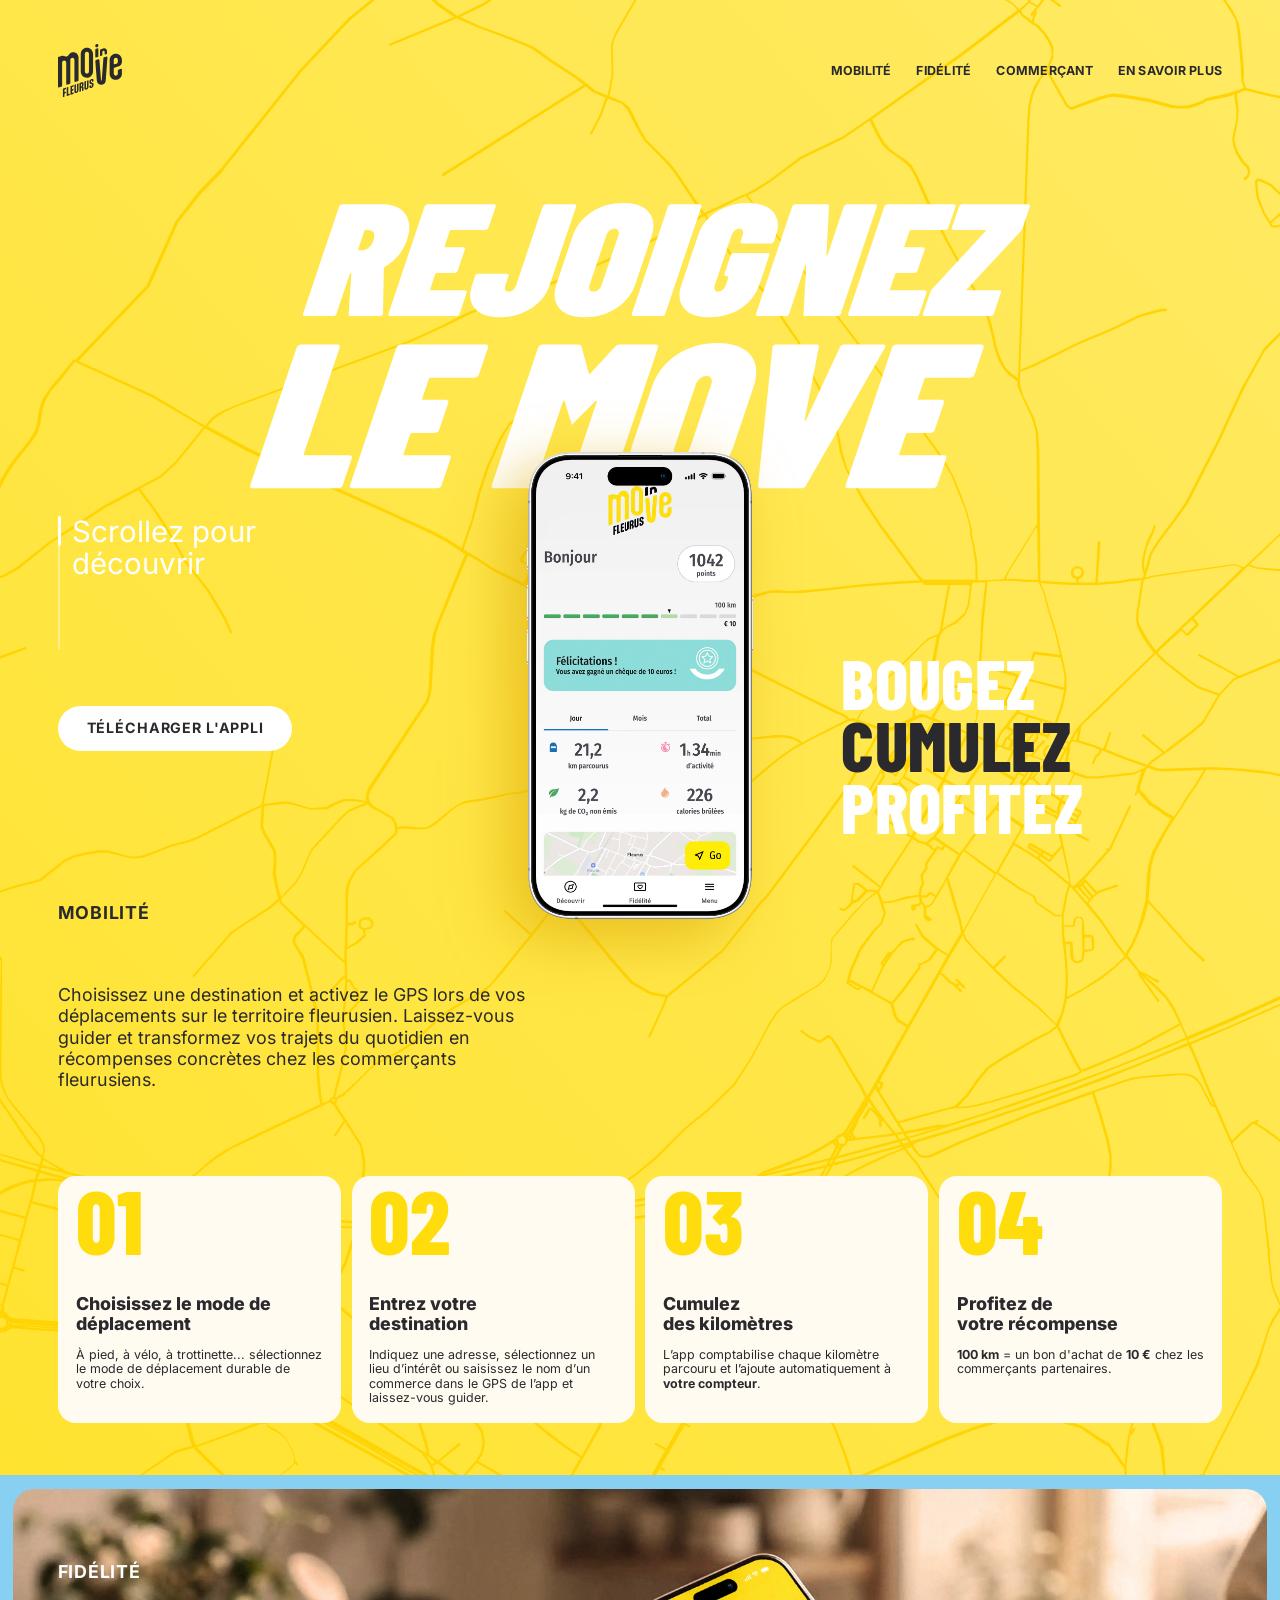
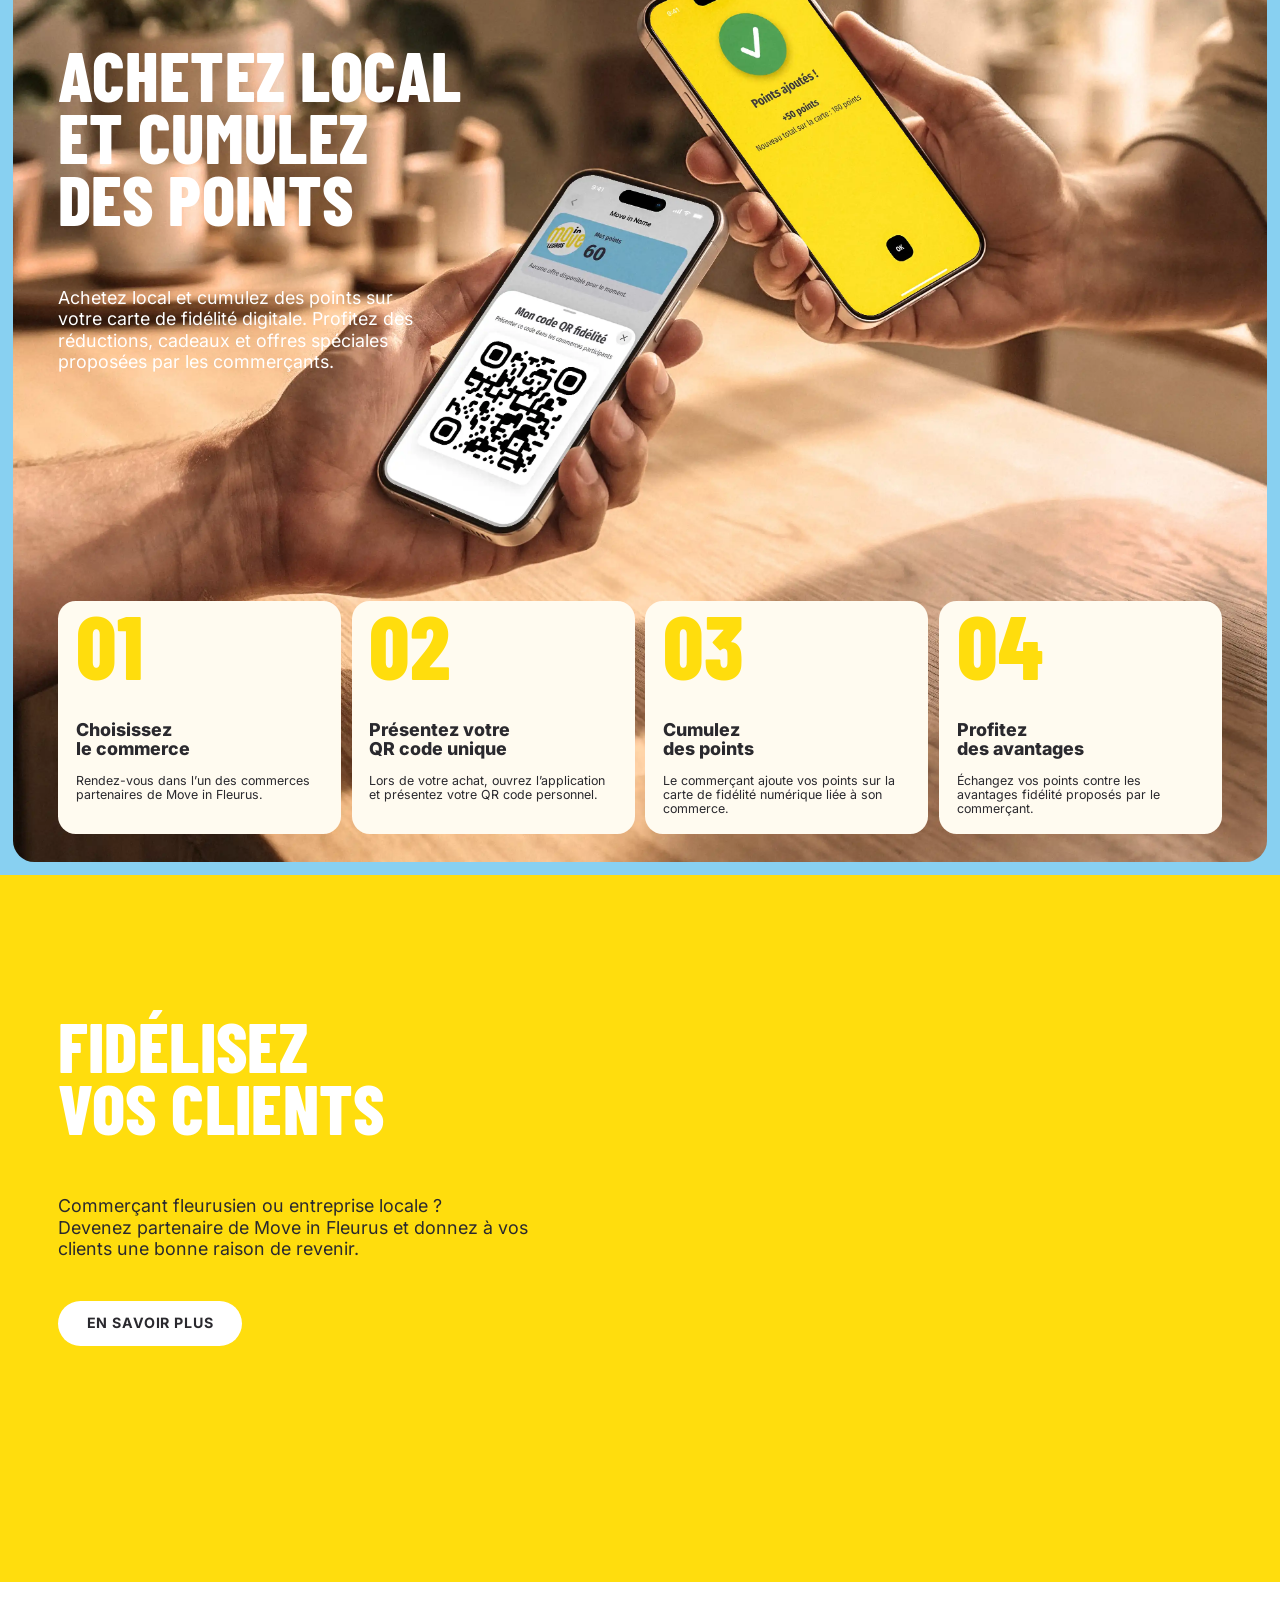
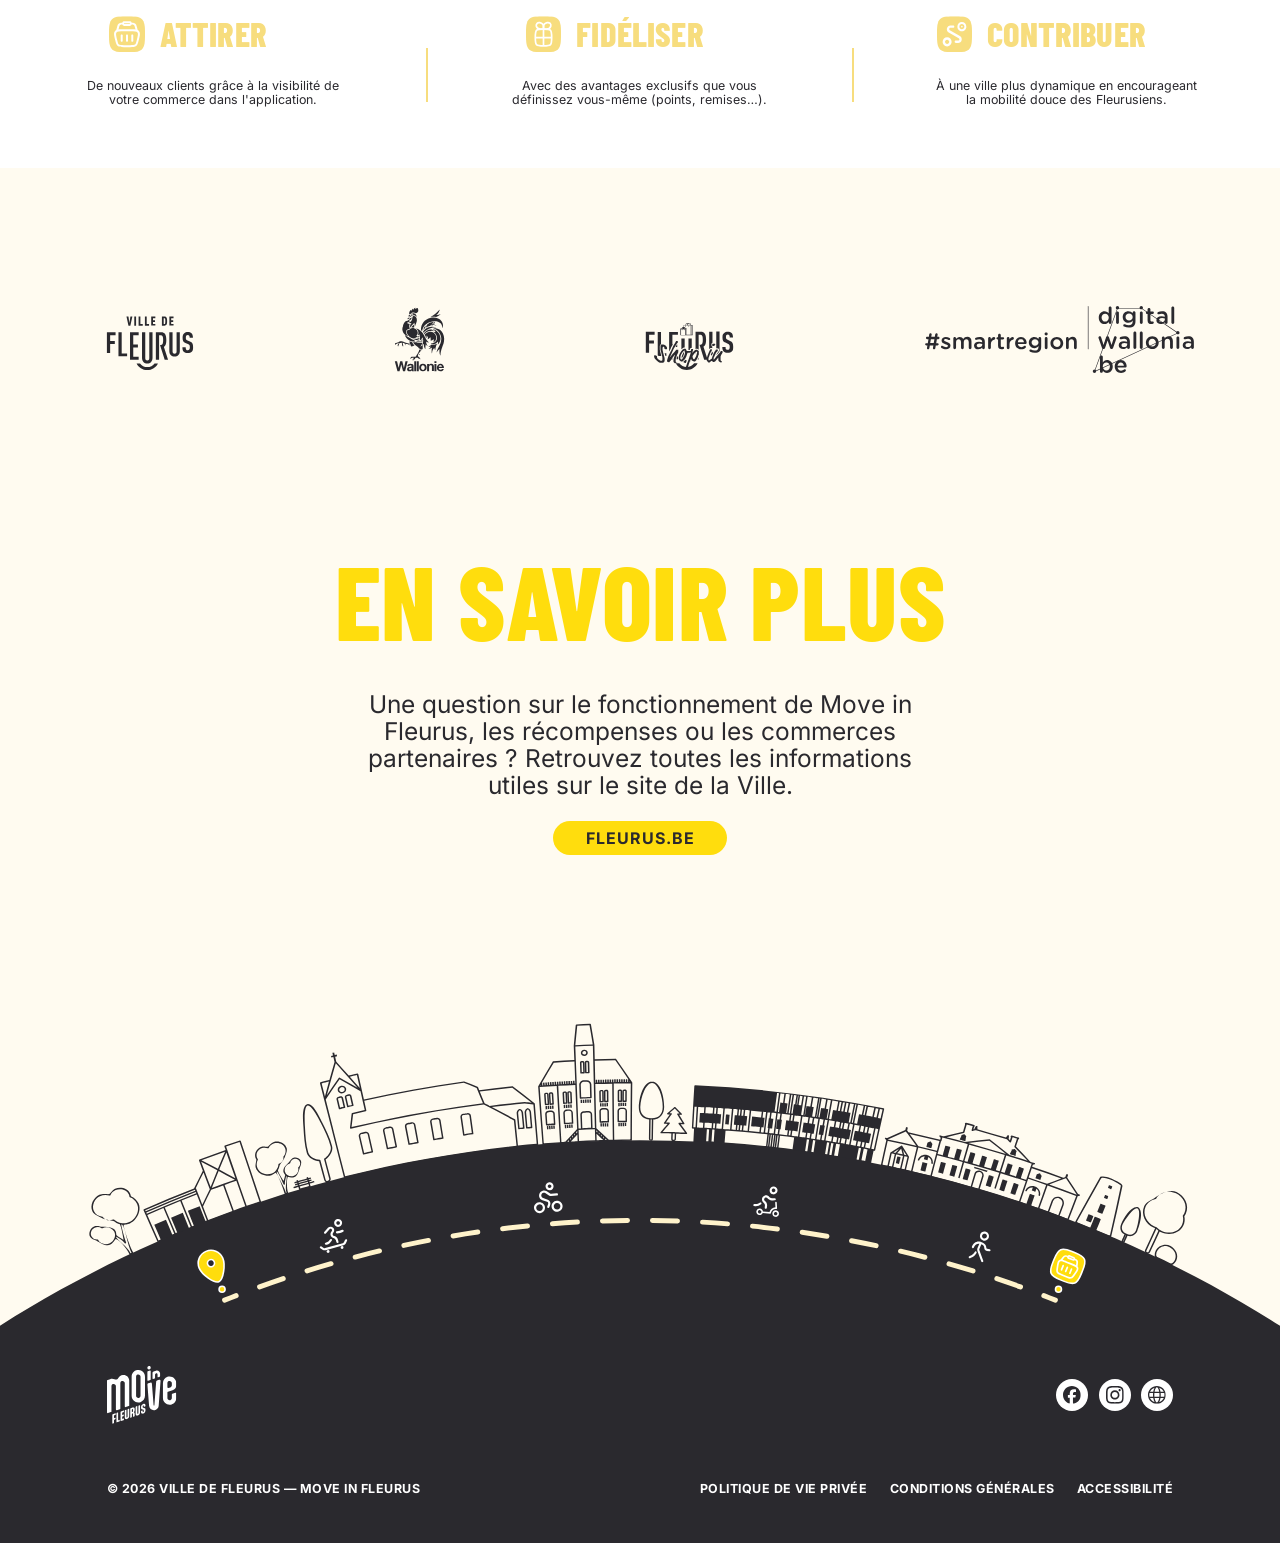
<file: index.html>
<!DOCTYPE html>
<html lang="fr">

<head>
  <meta charset="utf-8">
  <meta name="viewport" content="width=device-width, initial-scale=1">
  <title>Move in Fleurus — l'appli qui récompense vos déplacements durables</title>
  <meta name="description"
    content="Move in Fleurus récompense vos déplacements durables : chaque kilomètre à pied, à vélo ou en trottinette rapporte des points à dépenser chez les commerçants de Fleurus.">
  <link rel="canonical" href="https://movein.fleurus.be/app-store/">

  <meta property="og:type" content="website">
  <meta property="og:site_name" content="Move in Fleurus">
  <meta property="og:locale" content="fr_BE">
  <meta property="og:url" content="https://movein.fleurus.be/app-store/">
  <meta property="og:title" content="Move in Fleurus — l'appli qui récompense vos déplacements durables">
  <meta property="og:description"
    content="Chaque kilomètre à pied, à vélo ou en trottinette rapporte des points. 100 km = un bon d'achat de 10 € chez les commerçants partenaires de Fleurus.">
  <meta property="og:image" content="https://movein.fleurus.be/app-store/assets/images/partage-move-in-fleurus.jpg">
  <meta property="og:image:width" content="1200">
  <meta property="og:image:height" content="630">
  <meta property="og:image:alt" content="Rejoignez le Move — Move in Fleurus">
  <meta name="twitter:card" content="summary_large_image">

  <meta name="theme-color" content="#ffdd0d">

  <link rel="icon" href="assets/logos/favicon-32.png" sizes="32x32">
  <link rel="icon" href="assets/logos/logo-move-in-noir.svg" type="image/svg+xml">
  <link rel="apple-touch-icon" href="assets/logos/apple-touch-icon.png">

  <link rel="preload" href="assets/fonts/inter-latin.woff2" as="font" type="font/woff2" crossorigin>
  <link rel="preload" href="assets/fonts/barlow-condensed-800-latin.woff2" as="font" type="font/woff2" crossorigin>
  <link rel="stylesheet" href="styles.css">
  <script src="script.js" defer></script>

  <script type="application/ld+json">
  {
    "@context": "https://schema.org",
    "@type": "WebSite",
    "name": "Move in Fleurus",
    "url": "https://movein.fleurus.be/app-store/",
    "inLanguage": "fr-BE",
    "description": "Move in Fleurus récompense vos déplacements durables : chaque kilomètre à pied, à vélo ou en trottinette rapporte des points à dépenser chez les commerçants de Fleurus.",
    "publisher": {
      "@type": "GovernmentOrganization",
      "name": "Ville de Fleurus",
      "url": "https://fleurus.be/",
      "logo": "https://movein.fleurus.be/app-store/assets/logos/logo-ville-de-fleurus-noir.svg",
      "address": {
        "@type": "PostalAddress",
        "streetAddress": "Rue du Solstice 1",
        "postalCode": "6220",
        "addressLocality": "Fleurus",
        "addressRegion": "Hainaut",
        "addressCountry": "BE"
      },
      "email": "communication@fleurus.be",
      "telephone": "+32 71 82 02 42"
    }
  }
  </script>
</head>

<body>

  <svg class="sprite" aria-hidden="true" focusable="false">
    <symbol id="logo-move-in" viewBox="0 0 51.96 43.32">
      <path
        d="M16.67,10.93v18.63c0,.24-.15.45-.38.53l-2.23.75c-.36.12-.73-.15-.73-.52V12.92c0-1.14-1.12-1.94-2.2-1.58-.68.23-1.13.86-1.13,1.58v18.9c0,.24-.15.45-.38.53l-2.22.75c-.36.12-.73-.15-.73-.53V15.17c0-1.14-1.12-1.94-2.2-1.58-.68.23-1.13.86-1.13,1.57v18.91c0,.24-.15.45-.38.52l-2.22.75c-.36.12-.73-.14-.73-.52V10.65l2.3-.78c1.15-.39,2.32-.3,3.31.15.49.17,1.03.26,1.54.13.38-.1.7-.33.97-.61.25-.27.44-.58.64-.89.37-.58.83-1.08,1.44-1.41.17-.09.36-.17.54-.24l.33-.11c2.75-.93,5.6,1.12,5.6,4.02h0Z" />
      <path
        d="M18.48,8v14.39c0,3.42,3.36,5.83,6.6,4.74h0c2.03-.69,3.4-2.59,3.4-4.74V8c0-3.42-3.36-5.83-6.6-4.74h0c-2.03.69-3.4,2.59-3.4,4.74ZM24.01,23.96h0c-1.08.36-2.2-.44-2.2-1.58v-14.38c0-.72.46-1.35,1.13-1.58h0c1.08-.36,2.2.44,2.2,1.58v14.38c0,.72-.46,1.35-1.13,1.58Z" />
      <path
        d="M40.15,11.16l-1.39,18.61c-.11,1.45-1.07,2.69-2.45,3.16h0c-2.23.75-4.58-.79-4.76-3.14l-1.25-15.88c-.03-.4.21-.76.59-.89l1.63-.55c.54-.18,1.1.19,1.15.75l1.28,16.22c.02.19.21.32.39.26h0c.11-.04.19-.14.2-.26l1.34-17.88c.03-.35.26-.65.59-.76l1.55-.52c.59-.2,1.19.27,1.15.89h0Z" />
      <path
        d="M45.35,8.14c-1.02.34-1.87.99-2.46,1.82-.6.83-.94,1.84-.94,2.92v11.19c0,3.42,3.36,5.83,6.6,4.74.02,0,.04-.02.07-.02v-.04l.54-.18c.75-.37,1.38-.91,1.86-1.57.59-.82.93-1.83.94-2.89v-3.51c0-.38-.37-.65-.73-.53l-2.22.75c-.23.08-.38.29-.38.53v2.69c0,.72-.46,1.35-1.13,1.58-1.08.36-2.2-.44-2.2-1.58v-4.2c0-.24.15-.45.38-.53l2.95-1h0l.96-.33c1.42-.48,2.37-1.81,2.37-3.3v-1.8c0-3.42-3.36-5.83-6.6-4.74h0ZM45.29,16v-3.09c0-.7.42-1.36,1.08-1.6.2-.07.4-.11.59-.11.89,0,1.66.72,1.66,1.67v1.58c0,.72-.46,1.35-1.13,1.58l-1.47.49c-.36.12-.73-.15-.73-.53h0Z" />
      <path
        d="M39.8,5.78v1.95c0,.13-.09.26-.21.3l-1.26.43c-.2.07-.42-.08-.42-.3v-1.69c0-.65-.64-1.11-1.25-.9h0c-.39.13-.64.49-.64.9v2.55c0,.13-.09.26-.21.3l-1.26.43c-.2.07-.42-.08-.42-.3v-4.19c0-.49.32-.94.79-1.09l1.8-.61c1.52-.52,3.11.62,3.11,2.23h0Z" />
      <path
        d="M32.77,3.84v6.24c0,.18-.11.33-.28.39l-1.65.56c-.27.09-.55-.11-.55-.39v-6.24c0-.18.11-.33.28-.39l1.65-.56c.27-.09.55.11.55.39h0Z" />
      <path
        d="M32.77,1.06v.39c0,.45-.29.85-.72,1l-.37.13c-.68.23-1.39-.28-1.39-1v-.39c0-.45.29-.85.72-1l.37-.13c.68-.23,1.39.28,1.39,1Z" />
      <path
        d="M5.23,42.65c0,.19-.15.4-.34.46l-.57.19c-.19.07-.34-.03-.34-.23v-6.49c0-.19.15-.39.34-.45l1.88-.63c.19-.07.34.03.34.23v.55c0,.19-.15.39-.34.45l-.75.25c-.12.04-.21.16-.21.27v1.62c0,.11.09.17.21.13l.63-.21c.19-.07.34.03.34.23v.55c0,.19-.15.39-.34.45l-.63.21c-.12.04-.21.16-.21.27v2.15h0Z" />
      <path
        d="M8.33,40.52c0,.11.09.17.21.13l.68-.23c.19-.07.34.03.34.23v.55c0,.19-.15.4-.34.46l-1.8.6c-.19.07-.34-.03-.34-.23v-6.49c0-.19.15-.39.34-.45l.57-.19c.19-.07.34.03.34.23v5.39h0Z" />
      <path
        d="M12.41,39.36c.19-.07.34.03.34.23v.54c0,.19-.15.4-.34.46l-1.92.65c-.19.07-.34-.03-.34-.23v-6.49c0-.19.15-.39.34-.45l1.92-.65c.19-.07.34.03.34.23v.55c0,.19-.15.39-.34.45l-.8.27c-.12.04-.21.16-.21.27v1.34c0,.11.09.17.21.13l.62-.21c.19-.07.34.03.34.23v.55c0,.19-.15.39-.34.45l-.62.21c-.12.04-.21.16-.21.27v1.35c0,.11.09.17.21.13l.8-.27h0Z" />
      <path
        d="M14.59,38.22c0,.17.04.26.11.31.08.06.18.08.3.04.12-.04.23-.13.3-.24.07-.1.11-.21.11-.39v-5.2c0-.19.15-.39.34-.45l.57-.19c.19-.07.34.03.34.23v5.29c0,.56-.22,1.05-.57,1.44-.29.31-.67.57-1.09.72s-.82.13-1.13,0c-.34-.16-.54-.47-.54-1.07v-5.26c0-.19.15-.39.34-.45l.57-.19c.19-.07.34.03.34.23v5.2h0Z" />
      <path
        d="M20.74,32.82c0,.66-.04,1.16-.38,1.58l-.08.1c-.04.06-.07.11-.07.15s.03.08.07.11l.08.04c.34.19.38.58.38,1.24v1.41c0,.19-.15.39-.34.45l-.57.19c-.19.07-.34-.03-.34-.23v-1.87c0-.23-.05-.32-.12-.38-.1-.07-.24-.05-.34-.02l-.16.06c-.11.04-.21.16-.21.26v2.22c0,.19-.15.39-.34.45l-.57.19c-.19.07-.34-.03-.34-.23v-6.49c0-.19.15-.39.34-.45l1.33-.45c.43-.14.82-.13,1.13.02.35.17.54.5.54,1.13v.49h0ZM18.86,32.41c-.11.04-.21.16-.21.27v1.72c0,.1.1.16.21.12l.16-.06c.1-.03.23-.1.34-.24.07-.1.12-.23.12-.46v-1.02c0-.44-.3-.45-.46-.39l-.16.06h0Z" />
      <path
        d="M22.72,35.5c0,.17.04.26.11.31.08.06.18.08.3.04.12-.04.23-.13.3-.24.07-.1.11-.21.11-.39v-5.2c0-.19.15-.39.34-.45l.57-.19c.19-.07.34.03.34.23v5.29c0,.56-.22,1.05-.57,1.44-.29.31-.67.57-1.09.72s-.82.13-1.13,0c-.34-.16-.54-.47-.54-1.07v-5.26c0-.19.15-.39.34-.45l.57-.19c.19-.07.34.03.34.23v5.2h0Z" />
      <path
        d="M28.85,33.41c0,.63-.2,1.09-.55,1.5-.31.36-.7.64-1.13.78-.43.14-.82.13-1.13-.02-.35-.17-.54-.5-.54-1.13v-.43c0-.19.16-.39.36-.46l.56-.19c.19-.07.34.03.34.23v.46c0,.19.04.28.12.33.08.04.18.05.29.02.12-.04.23-.13.31-.24.07-.1.11-.21.11-.39v-.39c0-.25-.03-.42-.1-.52-.09-.13-.23-.19-.43-.25l-.56-.17c-.39-.12-.65-.23-.81-.48-.12-.2-.18-.5-.18-.97v-.39c0-.63.19-1.09.54-1.49.31-.36.7-.64,1.13-.78.43-.14.82-.13,1.13.02.35.17.54.5.54,1.13v.35c0,.19-.17.4-.36.46l-.55.18c-.19.07-.34-.03-.34-.23v-.37c0-.19-.05-.28-.13-.33-.08-.04-.18-.05-.29-.02-.12.04-.23.13-.3.24-.07.1-.11.21-.11.39v.29c0,.24.03.4.1.51.08.14.22.2.43.26l.56.17c.37.12.63.22.79.44.15.19.21.49.21.99v.53h0Z" />
    </symbol>

    <symbol id="icone-facebook" viewBox="0 0 26.51 26.41">
      <path
        d="M26.51,13.25C26.51,5.93,20.57,0,13.25,0S0,5.93,0,13.25c0,6.22,4.28,11.43,10.05,12.86v-8.81h-2.73v-4.05h2.73v-1.75c0-4.51,2.04-6.6,6.47-6.6.84,0,2.29.16,2.88.33v3.67c-.31-.03-.86-.05-1.53-.05-2.17,0-3.01.82-3.01,2.96v1.43h4.33l-.74,4.05h-3.59v9.11c6.56-.79,11.65-6.38,11.65-13.16Z" />
    </symbol>
    <symbol id="icone-instagram" viewBox="0 0 26.51 26.51">
      <path
        d="M13.25,2.39c3.54,0,3.96.01,5.36.08,3.59.16,5.27,1.87,5.43,5.43.06,1.4.08,1.82.08,5.36s-.01,3.96-.08,5.36c-.16,3.56-1.84,5.27-5.43,5.43-1.4.06-1.82.08-5.36.08s-3.96-.01-5.36-.08c-3.6-.16-5.27-1.88-5.43-5.43-.06-1.4-.08-1.82-.08-5.36s.01-3.96.08-5.36c.16-3.56,1.84-5.27,5.43-5.43,1.4-.06,1.82-.08,5.36-.08M13.25,0c-3.6,0-4.05.02-5.46.08C2.98.3.3,2.97.08,7.79c-.07,1.41-.08,1.87-.08,5.46s.02,4.05.08,5.46c.22,4.81,2.89,7.49,7.71,7.71,1.41.06,1.87.08,5.46.08s4.05-.02,5.46-.08c4.81-.22,7.49-2.89,7.71-7.71.07-1.41.08-1.87.08-5.46s-.02-4.05-.08-5.46c-.22-4.81-2.89-7.49-7.71-7.71-1.41-.07-1.87-.08-5.47-.08M13.25,6.45c-3.76,0-6.81,3.05-6.81,6.81s3.05,6.81,6.81,6.81,6.81-3.05,6.81-6.81-3.05-6.81-6.81-6.81M13.25,17.67c-2.44,0-4.42-1.98-4.42-4.42s1.98-4.42,4.42-4.42,4.42,1.98,4.42,4.42-1.98,4.42-4.42,4.42M20.33,4.59c-.88,0-1.59.71-1.59,1.59s.71,1.59,1.59,1.59,1.59-.71,1.59-1.59-.71-1.59-1.59-1.59" />
    </symbol>
    <symbol id="icone-web" viewBox="0 0 26.5 26.51">
      <path
        d="M13.27,0h-.04C5.94.01,0,5.96,0,13.25s5.95,13.25,13.25,13.25,13.25-5.94,13.25-13.25S20.57.01,13.27,0M18.91,10.49h5.31c.34,1.34.57,3.3,0,5.53h-5.31c.16-1.82.16-3.75,0-5.53M23.54,17.96c-1.33,2.91-3.81,5.1-6.84,6.06.9-1.5,1.59-3.59,1.98-6.06h4.86ZM16.71,17.96c-.71,4.14-2.29,6.6-3.45,6.6s-2.74-2.46-3.45-6.6h6.9ZM2.97,8.54c1.33-2.91,3.81-5.1,6.84-6.06-.9,1.5-1.59,3.59-1.98,6.06H2.97ZM16.96,16.02h-7.41c-.17-1.79-.17-3.73,0-5.53h7.42c.16,1.79.16,3.73,0,5.53M18.67,8.54c-.39-2.47-1.07-4.57-1.98-6.06,3.03.96,5.51,3.15,6.84,6.06h-4.86ZM9.8,8.54c.71-4.14,2.28-6.6,3.45-6.6s2.74,2.46,3.45,6.6h-6.9ZM7.83,17.96c.39,2.47,1.07,4.57,1.98,6.06-3.03-.96-5.51-3.15-6.84-6.06h4.86ZM7.59,16.02H2.29c-.56-2.23-.34-4.18,0-5.53h5.31c-.16,1.8-.16,3.74,0,5.53" />
    </symbol>
  </svg>

  <a class="skip-link" href="#contenu">Aller au contenu</a>

  <header class="header">
    <div class="header__inner container">

      <a class="header__logo" href="#" aria-label="Move in Fleurus — accueil">
        <svg class="logo" width="52" height="43.32" viewBox="0 0 51.96 43.32" aria-hidden="true" focusable="false">
          <use href="#logo-move-in"></use>
        </svg>
      </a>

      <nav class="nav" aria-label="Navigation principale">
        <ul class="nav__list">
          <li><a class="nav-link souligne" href="#mobilite">Mobilité</a></li>
          <li><a class="nav-link souligne" href="#fidelite">Fidélité</a></li>
          <li><a class="nav-link souligne" href="#commercants">Commerçant</a></li>
          <li><a class="nav-link souligne" href="#en-savoir-plus">En savoir plus</a></li>
        </ul>
      </nav>

      <button class="burger" type="button" aria-label="Ouvrir le menu" aria-expanded="false"
        aria-controls="menu-mobile">
        <span class="burger__bar"></span>
        <span class="burger__bar"></span>
        <span class="burger__bar"></span>
      </button>

    </div>
  </header>

  <div class="menu" id="menu-mobile" inert>

    <div class="menu__top container">
      <a class="menu__logo" href="#" aria-label="Move in Fleurus — accueil">
        <svg class="logo" width="52" height="43.32" viewBox="0 0 51.96 43.32" aria-hidden="true" focusable="false">
          <use href="#logo-move-in"></use>
        </svg>
      </a>
      <button class="menu__close" type="button" aria-label="Fermer le menu">
        <svg viewBox="0 0 24 24" aria-hidden="true" focusable="false">
          <path d="M4 4 L20 20 M20 4 L4 20" />
        </svg>
      </button>
    </div>

    <nav class="menu__nav container" aria-label="Navigation mobile">
      <ul class="menu__list">
        <li><a class="display souligne" href="#mobilite">Mobilité</a></li>
        <li><a class="display souligne" href="#fidelite">Fidélité</a></li>
        <li><a class="display souligne" href="#commercants">Commerçant</a></li>
        <li><a class="display souligne" href="#en-savoir-plus">En savoir plus</a></li>
      </ul>
    </nav>

  </div>

  <main id="contenu">

    <div class="bande-jaune">

      <section class="hero container">

        <h1 class="hero__titre">
          <img src="assets/images/titre-rejoignez-le-move.svg" alt="Rejoignez le Move" width="877" height="323">
        </h1>

        <div class="hero__grille">

          <figure class="hero__phone">
            <img src="assets/images/mockup-iphone-hero.webp"
              alt="L'application Move in Fleurus : 1042 points cumulés, 21,2 km parcourus et un bon d'achat de 10 € gagné."
              width="1926" height="3864">
          </figure>

          <div class="hero__gauche">

            <div class="scroll-cue">
              <span class="scroll-cue__piste" aria-hidden="true">
                <span class="scroll-cue__barre"></span>
              </span>
              <p class="scroll-cue__texte">Scrollez pour<br>découvrir</p>
            </div>

            <div class="hero__dl">
              <a class="btn-dl" href="https://play.google.com/store/apps/details?id=be.fleurus.rwb&hl=fr" target="_blank" rel="noopener"
                data-store-ios="https://apps.apple.com/be/app/move-in-fleurus/id6751238428"
                data-store-android="https://play.google.com/store/apps/details?id=be.fleurus.rwb&hl=fr">Télécharger
                l'appli</a>
            </div>

            <div class="hero__intro" id="mobilite">
              <p class="eyebrow apparait">Mobilité</p>
              <p class="lead apparait">Choisissez une destination et activez le GPS lors de vos déplacements sur le
                territoire fleurusien. Laissez-vous guider et transformez vos trajets du quotidien en récompenses
                concrètes chez les commerçants fleurusiens. </p>
            </div>

          </div>

          <p class="display hero__mots">
            <span class="hero__mot hero__mot--blanc">Bougez</span>
            <span class="hero__mot hero__mot--noir">Cumulez</span>
            <span class="hero__mot hero__mot--blanc">Profitez</span>
          </p>

        </div>
      </section>

      <section class="mobilite container" aria-labelledby="mobilite-titre">

        <h2 class="sr-only" id="mobilite-titre">Comment ça marche</h2>

        <ol class="cartes">

          <li class="carte">
            <p class="carte__num" aria-hidden="true">01</p>
            <h3 class="carte__titre">Choisissez le mode de déplacement</h3>
            <p class="carte__texte">À pied, à vélo, à trottinette... sélectionnez le mode de déplacement durable de
              votre choix.</p>
          </li>

          <li class="carte">
            <p class="carte__num" aria-hidden="true">02</p>
            <h3 class="carte__titre">Entrez votre<br class="br-lg"> destination</h3>
            <p class="carte__texte">Indiquez une adresse, sélectionnez un lieu d’intérêt ou saisissez le nom d’un commerce
              dans le GPS de l’app et laissez-vous guider.</p>
          </li>

          <li class="carte">
            <p class="carte__num" aria-hidden="true">03</p>
            <h3 class="carte__titre">Cumulez<br class="br-lg"> des kilomètres</h3>
            <p class="carte__texte">L’app comptabilise chaque kilomètre parcouru et l’ajoute automatiquement à
              <strong>votre compteur</strong>.</p>
          </li>

          <li class="carte">
            <p class="carte__num" aria-hidden="true">04</p>
            <h3 class="carte__titre">Profitez de<br class="br-lg"> votre récompense </h3>
            <p class="carte__texte"><strong>100&nbsp;km</strong> = un bon d'achat de
              <strong>10&nbsp;€</strong> chez les commerçants partenaires.
            </p>
          </li>

        </ol>
      </section>

    </div>

    <section class="fidelite" id="fidelite" aria-labelledby="fidelite-titre">

      <div class="fidelite__photo">
        <img src="assets/images/photo-commercants.webp"
          alt="Dans un commerce, un client présente le QR code de fidélité de son application Move in Fleurus au commerçant, qui lui ajoute des points."
          width="4232" height="5948" loading="lazy" decoding="async">
      </div>

      <div class="container fidelite__grille">

        <div class="fidelite__intro">
          <p class="eyebrow apparait">Fidélité</p>
          <h2 class="display titre-section fidelite__titre lignes" id="fidelite-titre"><span><span>Achetez
                local </span></span><span><span>et cumulez </span></span><span><span>des points</span></span></h2>

          <div class="fidelite__texte apparait">
            <p class="lead">Achetez local et cumulez des points sur votre carte de fidélité digitale. Profitez des
              réductions, cadeaux et offres spéciales proposées par les commerçants.</p>
          </div>
        </div>

        <ol class="cartes fidelite__cartes">

          <li class="carte">
            <p class="carte__num" aria-hidden="true">01</p>
            <h3 class="carte__titre">Choisissez<br class="br-lg"> le commerce</h3>
            <p class="carte__texte">Rendez-vous dans l’un des commerces partenaires de Move in Fleurus.</p>
          </li>

          <li class="carte">
            <p class="carte__num" aria-hidden="true">02</p>
            <h3 class="carte__titre">Présentez votre<br class="br-lg"> QR code unique</h3>
            <p class="carte__texte">Lors de votre achat, ouvrez l’application et présentez votre QR code personnel.</p>
          </li>

          <li class="carte">
            <p class="carte__num" aria-hidden="true">03</p>
            <h3 class="carte__titre">Cumulez<br class="br-lg"> des points</h3>
            <p class="carte__texte">Le commerçant ajoute vos points sur la carte de fidélité numérique liée à son
              commerce.</p>
          </li>

          <li class="carte">
            <p class="carte__num" aria-hidden="true">04</p>
            <h3 class="carte__titre">Profitez<br class="br-lg"> des avantages</h3>
            <p class="carte__texte">Échangez vos points contre les avantages fidélité proposés par le commerçant.</p>
          </li>

        </ol>
      </div>
    </section>

    <section class="commercants" id="commercants" aria-labelledby="commercants-titre">
      <div class="container">

        <p class="eyebrow apparait">Commerçant</p>
        <h2 class="display titre-section commercants__titre lignes" id="commercants-titre">
          <span><span>Fidélisez</span></span><span><span>vos clients</span></span>
        </h2>

        <p class="lead commercants__texte apparait">Commerçant fleurusien ou entreprise locale ?<br>Devenez partenaire de Move in Fleurus et donnez à vos clients une bonne raison de revenir.</p>

        <div class="commercants__visuel">
          <img src="assets/images/visuel-commercant.webp" width="1317" height="923" loading="lazy" decoding="async"
            alt="L'appli commerçant sur un téléphone, ouverte sur la carte de fidélité digitale, entourée des messages « Achat effectué », « +60 points » et « Avantage débloqué ».">

          <div class="commercants__dl apparait">
            <a class="btn-dl" href="https://fleurus.be/move-in-fleurus/commercant/" target="_blank" rel="noopener">En savoir plus</a>
          </div>
        </div>

      </div>
    </section>

    <section class="piliers" id="piliers" aria-labelledby="piliers-titre">

      <h2 class="sr-only" id="piliers-titre">Ce que Move in Fleurus apporte à votre commerce</h2>

      <div class="piliers__grille">

        <div class="pilier">
          <h3 class="display display--s pilier__titre">
            <img class="pilier__picto" src="assets/icons/picto-magasin-sable.svg" alt="" width="40" height="40"
              loading="lazy">Attirer
          </h3>
          <p class="pilier__texte">De nouveaux clients grâce à la visibilité de<br>votre commerce dans l'application.
          </p>
        </div>

        <div class="pilier">
          <h3 class="display display--s pilier__titre">
            <img class="pilier__picto" src="assets/icons/picto-cadeau-sable.svg" alt="" width="40" height="40"
              loading="lazy">Fidéliser
          </h3>
          <p class="pilier__texte">Avec des avantages exclusifs que vous<br>définissez vous-même (points, remises…).</p>
        </div>

        <div class="pilier">
          <h3 class="display display--s pilier__titre">
            <img class="pilier__picto" src="assets/icons/picto-trajet-sable.svg" alt="" width="40" height="40"
              loading="lazy">Contribuer
          </h3>
          <p class="pilier__texte">À une ville plus dynamique en encourageant<br>la mobilité douce des Fleurusiens.</p>
        </div>

      </div>
    </section>
    <section class="partenaires" aria-labelledby="partenaires-titre">

      <h2 class="eyebrow apparait" id="partenaires-titre">Nos partenaires</h2>

      <div class="marquee">
        <ul class="marquee__piste">
          <li><a class="marquee__logo marquee__logo--fleurus" href="https://fleurus.be/" target="_blank" rel="noopener" aria-label="Ville de Fleurus"></a></li>
          <li><a class="marquee__logo marquee__logo--wallonie" href="https://www.wallonie.be/fr" target="_blank" rel="noopener" aria-label="Wallonie"></a></li>
          <li><span class="marquee__logo marquee__logo--shop-in" role="img" aria-label="Fleurus Shop In"></span></li>
          <li class="partenaires__dw"><a class="marquee__logo marquee__logo--dw" href="https://www.digitalwallonia.be/smartregion/" target="_blank" rel="noopener"
              aria-label="Digital Wallonia"></a></li>
        </ul>
      </div>

    </section>

    <section class="savoir-plus" id="en-savoir-plus" aria-labelledby="savoir-plus-titre">
      <div class="container">

        <h2 class="display savoir-plus__titre lignes" id="savoir-plus-titre"><span><span>En savoir plus</span></span>
        </h2>

        <p class="savoir-plus__texte apparait">Une question sur le fonctionnement de Move in Fleurus, les récompenses ou les commerces partenaires ? Retrouvez toutes les informations utiles sur le site de la Ville.</p>

        <p class="savoir-plus__cta apparait">
          <a class="btn-dl btn-dl--jaune" href="https://fleurus.be/move-in-fleurus/" target="_blank" rel="noopener">fleurus.be</a>
        </p>

      </div>

      <div class="savoir-plus__illu">
        <img src="assets/images/illustration-skyline.svg" width="859" height="355" loading="lazy"
          alt="Fleurus vue en silhouette — église, beffroi, maisons — surmontant un chemin pointillé que parcourent un skateur, un cycliste, une personne en rollers et un joggeur, d'un point de départ à un commerce.">
      </div>
    </section>

  </main>

  <footer class="footer">
    <div class="footer__inner">

      <div class="footer__haut">

        <svg class="logo footer__logo" width="52" height="43.32" viewBox="0 0 51.96 43.32" aria-hidden="true"
          focusable="false">
          <use href="#logo-move-in"></use>
        </svg>

        <ul class="footer__reseaux">
          <li><a class="bulle" href="https://www.facebook.com/VilledeFleurus" target="_blank" rel="noopener" aria-label="Move in Fleurus sur Facebook">
              <svg viewBox="0 0 26.51 26.41" aria-hidden="true" focusable="false">
                <use href="#icone-facebook"></use>
              </svg></a></li>
          <li><a class="bulle" href="https://www.instagram.com/villedefleurus" target="_blank" rel="noopener"
              aria-label="Move in Fleurus sur Instagram">
              <svg viewBox="0 0 26.51 26.51" aria-hidden="true" focusable="false">
                <use href="#icone-instagram"></use>
              </svg></a></li>
          <li><a class="bulle" href="https://fleurus.be/move-in-fleurus/" target="_blank" rel="noopener" aria-label="Le site de Move in Fleurus">
              <svg viewBox="0 0 26.5 26.51" aria-hidden="true" focusable="false">
                <use href="#icone-web"></use>
              </svg></a></li>
        </ul>

      </div>

      <div class="footer__mentions">
        <p>© 2026 Ville de Fleurus — Move in Fleurus</p>
        <ul class="footer__legal">
          <li><a class="souligne" href="https://movein.fleurus.be/app/user/vie_privee.html" target="_blank" rel="noopener">Politique de vie privée</a>
          </li>
          <li><a class="souligne" href="https://movein.fleurus.be/app/user/conditions.html" target="_blank" rel="noopener">Conditions générales</a>
          </li>
          <li><a class="souligne" href="accessibilite.html">Accessibilité</a></li>
        </ul>
      </div>

    </div>
  </footer>
</body>

</html>
</file>
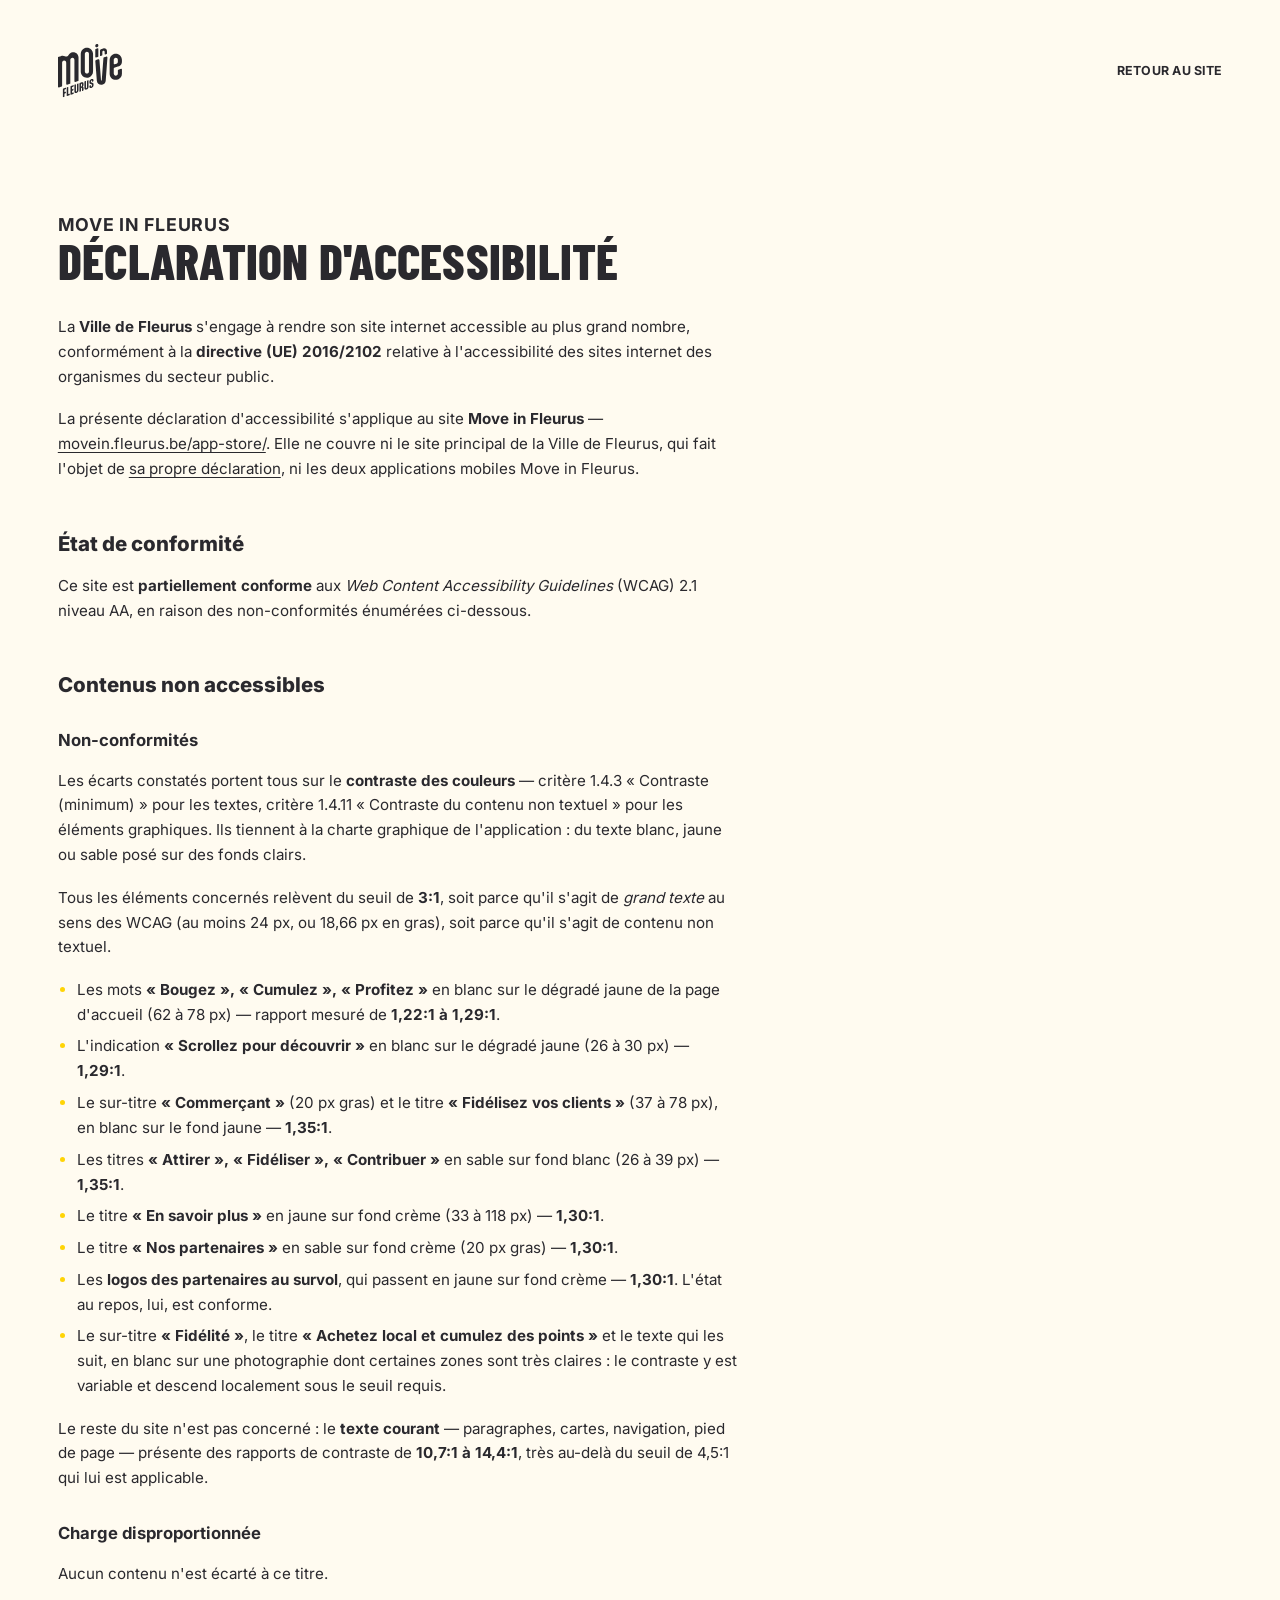
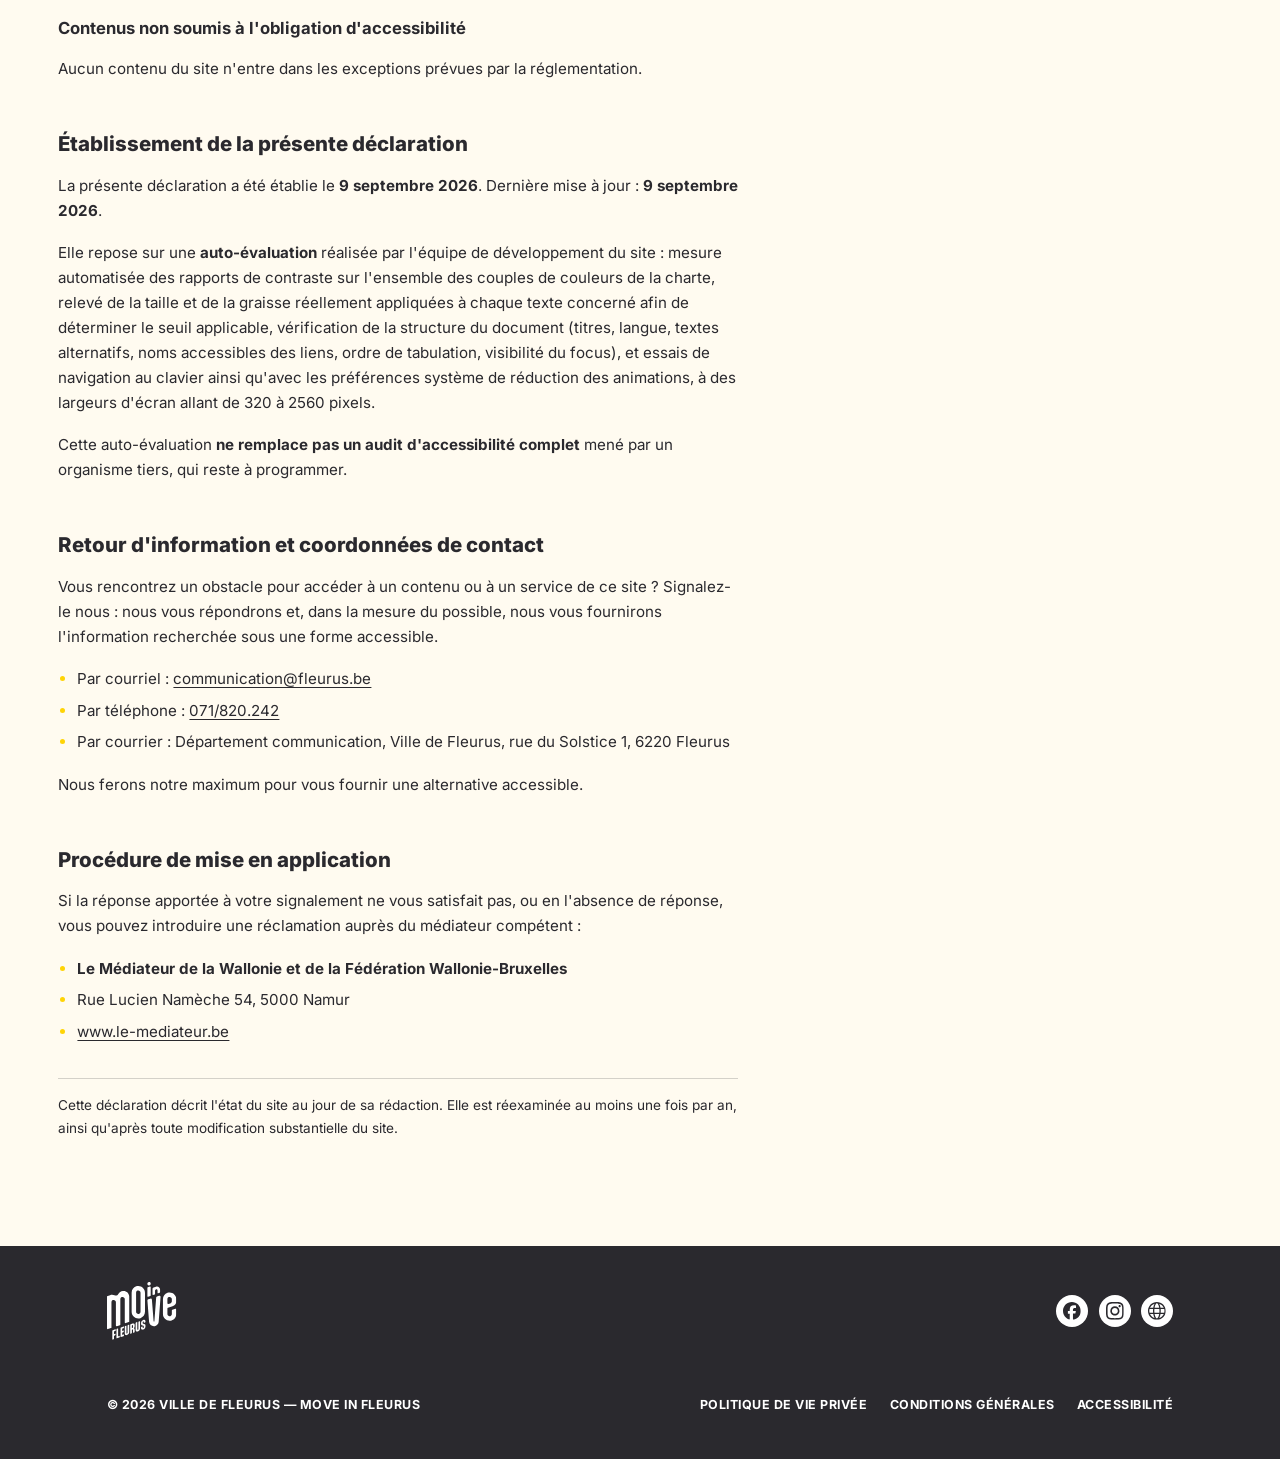
<file: accessibilite.html>
<!DOCTYPE html>
<html lang="fr">

<head>
  <meta charset="utf-8">
  <meta name="viewport" content="width=device-width, initial-scale=1">
  <title>Déclaration d'accessibilité — Move in Fleurus</title>
  <meta name="description"
    content="Déclaration d'accessibilité du site Move in Fleurus de la Ville de Fleurus, établie conformément à la directive (UE) 2016/2102.">
  <link rel="canonical" href="https://movein.fleurus.be/app-store/accessibilite.html">

  <meta name="theme-color" content="#ffdd0d">

  <link rel="icon" href="assets/logos/favicon-32.png" sizes="32x32">
  <link rel="icon" href="assets/logos/logo-move-in-noir.svg" type="image/svg+xml">
  <link rel="apple-touch-icon" href="assets/logos/apple-touch-icon.png">

  <link rel="preload" href="assets/fonts/inter-latin.woff2" as="font" type="font/woff2" crossorigin>
  <link rel="preload" href="assets/fonts/barlow-condensed-800-latin.woff2" as="font" type="font/woff2" crossorigin>
  <link rel="stylesheet" href="styles.css">
  <script src="script.js" defer></script>
</head>

<body class="fond-creme">

  <svg class="sprite" aria-hidden="true" focusable="false">
    <symbol id="logo-move-in" viewBox="0 0 51.96 43.32">
      <path
        d="M16.67,10.93v18.63c0,.24-.15.45-.38.53l-2.23.75c-.36.12-.73-.15-.73-.52V12.92c0-1.14-1.12-1.94-2.2-1.58-.68.23-1.13.86-1.13,1.58v18.9c0,.24-.15.45-.38.53l-2.22.75c-.36.12-.73-.15-.73-.53V15.17c0-1.14-1.12-1.94-2.2-1.58-.68.23-1.13.86-1.13,1.57v18.91c0,.24-.15.45-.38.52l-2.22.75c-.36.12-.73-.14-.73-.52V10.65l2.3-.78c1.15-.39,2.32-.3,3.31.15.49.17,1.03.26,1.54.13.38-.1.7-.33.97-.61.25-.27.44-.58.64-.89.37-.58.83-1.08,1.44-1.41.17-.09.36-.17.54-.24l.33-.11c2.75-.93,5.6,1.12,5.6,4.02h0Z" />
      <path
        d="M18.48,8v14.39c0,3.42,3.36,5.83,6.6,4.74h0c2.03-.69,3.4-2.59,3.4-4.74V8c0-3.42-3.36-5.83-6.6-4.74h0c-2.03.69-3.4,2.59-3.4,4.74ZM24.01,23.96h0c-1.08.36-2.2-.44-2.2-1.58v-14.38c0-.72.46-1.35,1.13-1.58h0c1.08-.36,2.2.44,2.2,1.58v14.38c0,.72-.46,1.35-1.13,1.58Z" />
      <path
        d="M40.15,11.16l-1.39,18.61c-.11,1.45-1.07,2.69-2.45,3.16h0c-2.23.75-4.58-.79-4.76-3.14l-1.25-15.88c-.03-.4.21-.76.59-.89l1.63-.55c.54-.18,1.1.19,1.15.75l1.28,16.22c.02.19.21.32.39.26h0c.11-.04.19-.14.2-.26l1.34-17.88c.03-.35.26-.65.59-.76l1.55-.52c.59-.2,1.19.27,1.15.89h0Z" />
      <path
        d="M45.35,8.14c-1.02.34-1.87.99-2.46,1.82-.6.83-.94,1.84-.94,2.92v11.19c0,3.42,3.36,5.83,6.6,4.74.02,0,.04-.02.07-.02v-.04l.54-.18c.75-.37,1.38-.91,1.86-1.57.59-.82.93-1.83.94-2.89v-3.51c0-.38-.37-.65-.73-.53l-2.22.75c-.23.08-.38.29-.38.53v2.69c0,.72-.46,1.35-1.13,1.58-1.08.36-2.2-.44-2.2-1.58v-4.2c0-.24.15-.45.38-.53l2.95-1h0l.96-.33c1.42-.48,2.37-1.81,2.37-3.3v-1.8c0-3.42-3.36-5.83-6.6-4.74h0ZM45.29,16v-3.09c0-.7.42-1.36,1.08-1.6.2-.07.4-.11.59-.11.89,0,1.66.72,1.66,1.67v1.58c0,.72-.46,1.35-1.13,1.58l-1.47.49c-.36.12-.73-.15-.73-.53h0Z" />
      <path
        d="M39.8,5.78v1.95c0,.13-.09.26-.21.3l-1.26.43c-.2.07-.42-.08-.42-.3v-1.69c0-.65-.64-1.11-1.25-.9h0c-.39.13-.64.49-.64.9v2.55c0,.13-.09.26-.21.3l-1.26.43c-.2.07-.42-.08-.42-.3v-4.19c0-.49.32-.94.79-1.09l1.8-.61c1.52-.52,3.11.62,3.11,2.23h0Z" />
      <path
        d="M32.77,3.84v6.24c0,.18-.11.33-.28.39l-1.65.56c-.27.09-.55-.11-.55-.39v-6.24c0-.18.11-.33.28-.39l1.65-.56c.27-.09.55.11.55.39h0Z" />
      <path
        d="M32.77,1.06v.39c0,.45-.29.85-.72,1l-.37.13c-.68.23-1.39-.28-1.39-1v-.39c0-.45.29-.85.72-1l.37-.13c.68-.23,1.39.28,1.39,1Z" />
      <path
        d="M5.23,42.65c0,.19-.15.4-.34.46l-.57.19c-.19.07-.34-.03-.34-.23v-6.49c0-.19.15-.39.34-.45l1.88-.63c.19-.07.34.03.34.23v.55c0,.19-.15.39-.34.45l-.75.25c-.12.04-.21.16-.21.27v1.62c0,.11.09.17.21.13l.63-.21c.19-.07.34.03.34.23v.55c0,.19-.15.39-.34.45l-.63.21c-.12.04-.21.16-.21.27v2.15h0Z" />
      <path
        d="M8.33,40.52c0,.11.09.17.21.13l.68-.23c.19-.07.34.03.34.23v.55c0,.19-.15.4-.34.46l-1.8.6c-.19.07-.34-.03-.34-.23v-6.49c0-.19.15-.39.34-.45l.57-.19c.19-.07.34.03.34.23v5.39h0Z" />
      <path
        d="M12.41,39.36c.19-.07.34.03.34.23v.54c0,.19-.15.4-.34.46l-1.92.65c-.19.07-.34-.03-.34-.23v-6.49c0-.19.15-.39.34-.45l1.92-.65c.19-.07.34.03.34.23v.55c0,.19-.15.39-.34.45l-.8.27c-.12.04-.21.16-.21.27v1.34c0,.11.09.17.21.13l.62-.21c.19-.07.34.03.34.23v.55c0,.19-.15.39-.34.45l-.62.21c-.12.04-.21.16-.21.27v1.35c0,.11.09.17.21.13l.8-.27h0Z" />
      <path
        d="M14.59,38.22c0,.17.04.26.11.31.08.06.18.08.3.04.12-.04.23-.13.3-.24.07-.1.11-.21.11-.39v-5.2c0-.19.15-.39.34-.45l.57-.19c.19-.07.34.03.34.23v5.29c0,.56-.22,1.05-.57,1.44-.29.31-.67.57-1.09.72s-.82.13-1.13,0c-.34-.16-.54-.47-.54-1.07v-5.26c0-.19.15-.39.34-.45l.57-.19c.19-.07.34.03.34.23v5.2h0Z" />
      <path
        d="M20.74,32.82c0,.66-.04,1.16-.38,1.58l-.08.1c-.04.06-.07.11-.07.15s.03.08.07.11l.08.04c.34.19.38.58.38,1.24v1.41c0,.19-.15.39-.34.45l-.57.19c-.19.07-.34-.03-.34-.23v-1.87c0-.23-.05-.32-.12-.38-.1-.07-.24-.05-.34-.02l-.16.06c-.11.04-.21.16-.21.26v2.22c0,.19-.15.39-.34.45l-.57.19c-.19.07-.34-.03-.34-.23v-6.49c0-.19.15-.39.34-.45l1.33-.45c.43-.14.82-.13,1.13.02.35.17.54.5.54,1.13v.49h0ZM18.86,32.41c-.11.04-.21.16-.21.27v1.72c0,.1.1.16.21.12l.16-.06c.1-.03.23-.1.34-.24.07-.1.12-.23.12-.46v-1.02c0-.44-.3-.45-.46-.39l-.16.06h0Z" />
      <path
        d="M22.72,35.5c0,.17.04.26.11.31.08.06.18.08.3.04.12-.04.23-.13.3-.24.07-.1.11-.21.11-.39v-5.2c0-.19.15-.39.34-.45l.57-.19c.19-.07.34.03.34.23v5.29c0,.56-.22,1.05-.57,1.44-.29.31-.67.57-1.09.72s-.82.13-1.13,0c-.34-.16-.54-.47-.54-1.07v-5.26c0-.19.15-.39.34-.45l.57-.19c.19-.07.34.03.34.23v5.2h0Z" />
      <path
        d="M28.85,33.41c0,.63-.2,1.09-.55,1.5-.31.36-.7.64-1.13.78-.43.14-.82.13-1.13-.02-.35-.17-.54-.5-.54-1.13v-.43c0-.19.16-.39.36-.46l.56-.19c.19-.07.34.03.34.23v.46c0,.19.04.28.12.33.08.04.18.05.29.02.12-.04.23-.13.31-.24.07-.1.11-.21.11-.39v-.39c0-.25-.03-.42-.1-.52-.09-.13-.23-.19-.43-.25l-.56-.17c-.39-.12-.65-.23-.81-.48-.12-.2-.18-.5-.18-.97v-.39c0-.63.19-1.09.54-1.49.31-.36.7-.64,1.13-.78.43-.14.82-.13,1.13.02.35.17.54.5.54,1.13v.35c0,.19-.17.4-.36.46l-.55.18c-.19.07-.34-.03-.34-.23v-.37c0-.19-.05-.28-.13-.33-.08-.04-.18-.05-.29-.02-.12.04-.23.13-.3.24-.07.1-.11.21-.11.39v.29c0,.24.03.4.1.51.08.14.22.2.43.26l.56.17c.37.12.63.22.79.44.15.19.21.49.21.99v.53h0Z" />
    </symbol>

    <symbol id="icone-facebook" viewBox="0 0 26.51 26.41">
      <path
        d="M26.51,13.25C26.51,5.93,20.57,0,13.25,0S0,5.93,0,13.25c0,6.22,4.28,11.43,10.05,12.86v-8.81h-2.73v-4.05h2.73v-1.75c0-4.51,2.04-6.6,6.47-6.6.84,0,2.29.16,2.88.33v3.67c-.31-.03-.86-.05-1.53-.05-2.17,0-3.01.82-3.01,2.96v1.43h4.33l-.74,4.05h-3.59v9.11c6.56-.79,11.65-6.38,11.65-13.16Z" />
    </symbol>
    <symbol id="icone-instagram" viewBox="0 0 26.51 26.51">
      <path
        d="M13.25,2.39c3.54,0,3.96.01,5.36.08,3.59.16,5.27,1.87,5.43,5.43.06,1.4.08,1.82.08,5.36s-.01,3.96-.08,5.36c-.16,3.56-1.84,5.27-5.43,5.43-1.4.06-1.82.08-5.36.08s-3.96-.01-5.36-.08c-3.6-.16-5.27-1.88-5.43-5.43-.06-1.4-.08-1.82-.08-5.36s.01-3.96.08-5.36c.16-3.56,1.84-5.27,5.43-5.43,1.4-.06,1.82-.08,5.36-.08M13.25,0c-3.6,0-4.05.02-5.46.08C2.98.3.3,2.97.08,7.79c-.07,1.41-.08,1.87-.08,5.46s.02,4.05.08,5.46c.22,4.81,2.89,7.49,7.71,7.71,1.41.06,1.87.08,5.46.08s4.05-.02,5.46-.08c4.81-.22,7.49-2.89,7.71-7.71.07-1.41.08-1.87.08-5.46s-.02-4.05-.08-5.46c-.22-4.81-2.89-7.49-7.71-7.71-1.41-.07-1.87-.08-5.47-.08M13.25,6.45c-3.76,0-6.81,3.05-6.81,6.81s3.05,6.81,6.81,6.81,6.81-3.05,6.81-6.81-3.05-6.81-6.81-6.81M13.25,17.67c-2.44,0-4.42-1.98-4.42-4.42s1.98-4.42,4.42-4.42,4.42,1.98,4.42,4.42-1.98,4.42-4.42,4.42M20.33,4.59c-.88,0-1.59.71-1.59,1.59s.71,1.59,1.59,1.59,1.59-.71,1.59-1.59-.71-1.59-1.59-1.59" />
    </symbol>
    <symbol id="icone-web" viewBox="0 0 26.5 26.51">
      <path
        d="M13.27,0h-.04C5.94.01,0,5.96,0,13.25s5.95,13.25,13.25,13.25,13.25-5.94,13.25-13.25S20.57.01,13.27,0M18.91,10.49h5.31c.34,1.34.57,3.3,0,5.53h-5.31c.16-1.82.16-3.75,0-5.53M23.54,17.96c-1.33,2.91-3.81,5.1-6.84,6.06.9-1.5,1.59-3.59,1.98-6.06h4.86ZM16.71,17.96c-.71,4.14-2.29,6.6-3.45,6.6s-2.74-2.46-3.45-6.6h6.9ZM2.97,8.54c1.33-2.91,3.81-5.1,6.84-6.06-.9,1.5-1.59,3.59-1.98,6.06H2.97ZM16.96,16.02h-7.41c-.17-1.79-.17-3.73,0-5.53h7.42c.16,1.79.16,3.73,0,5.53M18.67,8.54c-.39-2.47-1.07-4.57-1.98-6.06,3.03.96,5.51,3.15,6.84,6.06h-4.86ZM9.8,8.54c.71-4.14,2.28-6.6,3.45-6.6s2.74,2.46,3.45,6.6h-6.9ZM7.83,17.96c.39,2.47,1.07,4.57,1.98,6.06-3.03-.96-5.51-3.15-6.84-6.06h4.86ZM7.59,16.02H2.29c-.56-2.23-.34-4.18,0-5.53h5.31c-.16,1.8-.16,3.74,0,5.53" />
    </symbol>
  </svg>

  <a class="skip-link" href="#contenu">Aller au contenu</a>

  <header class="header">
    <div class="header__inner container">

      <a class="header__logo" href="index.html" aria-label="Move in Fleurus — accueil">
        <svg class="logo" width="52" height="43.32" viewBox="0 0 51.96 43.32" aria-hidden="true" focusable="false">
          <use href="#logo-move-in"></use>
        </svg>
      </a>

      <a class="nav-link souligne" href="index.html">Retour au site</a>

    </div>
  </header>

  <main id="contenu">
    <section class="page">
      <div class="container">

        <p class="eyebrow">Move in Fleurus</p>
        <h1 class="display page__titre">Déclaration d'accessibilité</h1>

        <div class="prose">

          <p>La <strong>Ville de Fleurus</strong> s'engage à rendre son site internet accessible au plus grand nombre,
            conformément à la <strong>directive (UE) 2016/2102</strong> relative à l'accessibilité des sites internet
            des organismes du secteur public.</p>

          <p>La présente déclaration d'accessibilité s'applique au site
            <strong>Move in Fleurus</strong> — <a href="https://movein.fleurus.be/app-store/">movein.fleurus.be/app-store/</a>.
            Elle ne couvre ni le site principal de la Ville de Fleurus, qui fait l'objet de
            <a href="https://fleurus.be/declaration-daccessibilite/" target="_blank" rel="noopener">sa propre
            déclaration</a>, ni les deux applications mobiles Move in Fleurus.</p>

          <h2>État de conformité</h2>

          <p>Ce site est <strong>partiellement conforme</strong> aux
            <i lang="en">Web Content Accessibility Guidelines</i> (WCAG) 2.1 niveau AA, en raison des non-conformités
            énumérées ci-dessous.</p>

          <h2>Contenus non accessibles</h2>

          <h3>Non-conformités</h3>

          <p>Les écarts constatés portent tous sur le <strong>contraste des couleurs</strong> — critère 1.4.3
            « Contraste (minimum) » pour les textes, critère 1.4.11 « Contraste du contenu non textuel » pour les
            éléments graphiques. Ils tiennent à la charte graphique de l'application : du texte blanc, jaune ou sable
            posé sur des fonds clairs.</p>

          <p>Tous les éléments concernés relèvent du seuil de <strong>3:1</strong>, soit parce qu'il s'agit de
            <i>grand texte</i> au sens des WCAG (au moins 24&nbsp;px, ou 18,66&nbsp;px en gras), soit parce qu'il s'agit
            de contenu non textuel.</p>

          <ul>
            <li>Les mots <strong>« Bougez », « Cumulez », « Profitez »</strong> en blanc sur le dégradé jaune de la
              page d'accueil (62 à 78&nbsp;px) — rapport mesuré de <strong>1,22:1 à 1,29:1</strong>.</li>
            <li>L'indication <strong>« Scrollez pour découvrir »</strong> en blanc sur le dégradé jaune (26 à
              30&nbsp;px) — <strong>1,29:1</strong>.</li>
            <li>Le sur-titre <strong>« Commerçant »</strong> (20&nbsp;px gras) et le titre
              <strong>« Fidélisez vos clients »</strong> (37 à 78&nbsp;px), en blanc sur le fond jaune —
              <strong>1,35:1</strong>.</li>
            <li>Les titres <strong>« Attirer », « Fidéliser », « Contribuer »</strong> en sable sur fond blanc
              (26 à 39&nbsp;px) — <strong>1,35:1</strong>.</li>
            <li>Le titre <strong>« En savoir plus »</strong> en jaune sur fond crème (33 à 118&nbsp;px) —
              <strong>1,30:1</strong>.</li>
            <li>Le titre <strong>« Nos partenaires »</strong> en sable sur fond crème (20&nbsp;px gras) —
              <strong>1,30:1</strong>.</li>
            <li>Les <strong>logos des partenaires au survol</strong>, qui passent en jaune sur fond crème —
              <strong>1,30:1</strong>. L'état au repos, lui, est conforme.</li>
            <li>Le sur-titre <strong>« Fidélité »</strong>, le titre <strong>« Achetez local et cumulez des
              points »</strong> et le texte qui les suit, en blanc sur une photographie dont certaines zones sont très
              claires : le contraste y est variable et descend localement sous le seuil requis.</li>
          </ul>

          <p>Le reste du site n'est pas concerné : le <strong>texte courant</strong> — paragraphes, cartes, navigation,
            pied de page — présente des rapports de contraste de <strong>10,7:1 à 14,4:1</strong>, très au-delà du
            seuil de 4,5:1 qui lui est applicable.</p>

          <h3>Charge disproportionnée</h3>

          <p>Aucun contenu n'est écarté à ce titre.</p>

          <h3>Contenus non soumis à l'obligation d'accessibilité</h3>

          <p>Aucun contenu du site n'entre dans les exceptions prévues par la réglementation.</p>

          <h2>Établissement de la présente déclaration</h2>

          <p>La présente déclaration a été établie le <strong>9 septembre 2026</strong>.
            Dernière mise à jour : <strong>9 septembre 2026</strong>.</p>

          <p>Elle repose sur une <strong>auto-évaluation</strong> réalisée par l'équipe de développement du site :
            mesure automatisée des rapports de contraste sur l'ensemble des couples de couleurs de la charte, relevé
            de la taille et de la graisse réellement appliquées à chaque texte concerné afin de déterminer le seuil
            applicable, vérification de la structure du document (titres, langue, textes alternatifs, noms accessibles
            des liens, ordre de tabulation, visibilité du focus), et essais de navigation au clavier ainsi qu'avec les
            préférences système de réduction des animations, à des largeurs d'écran allant de 320 à 2560 pixels.</p>

          <p>Cette auto-évaluation <strong>ne remplace pas un audit d'accessibilité complet</strong> mené par un
            organisme tiers, qui reste à programmer.</p>

          <h2>Retour d'information et coordonnées de contact</h2>

          <p>Vous rencontrez un obstacle pour accéder à un contenu ou à un service de ce site ? Signalez-le nous : nous
            vous répondrons et, dans la mesure du possible, nous vous fournirons l'information recherchée sous une forme
            accessible.</p>

          <ul>
            <li>Par courriel : <a href="mailto:communication@fleurus.be">communication@fleurus.be</a></li>
            <li>Par téléphone : <a href="tel:+3271820242">071/820.242</a></li>
            <li>Par courrier : Département communication, Ville de Fleurus, rue du Solstice 1, 6220 Fleurus</li>
          </ul>

          <p>Nous ferons notre maximum pour vous fournir une alternative accessible.</p>

          <h2>Procédure de mise en application</h2>

          <p>Si la réponse apportée à votre signalement ne vous satisfait pas, ou en l'absence de réponse, vous pouvez
            introduire une réclamation auprès du médiateur compétent :</p>

          <ul>
            <li><strong>Le Médiateur de la Wallonie et de la Fédération Wallonie-Bruxelles</strong></li>
            <li>Rue Lucien Namèche 54, 5000 Namur</li>
            <li><a href="https://www.le-mediateur.be/" target="_blank" rel="noopener">www.le-mediateur.be</a></li>
          </ul>

          <p class="prose__maj">Cette déclaration décrit l'état du site au jour de sa rédaction. Elle est réexaminée au
            moins une fois par an, ainsi qu'après toute modification substantielle du site.</p>

        </div>

      </div>
    </section>
  </main>

  <footer class="footer">
    <div class="footer__inner">

      <div class="footer__haut">

        <svg class="logo footer__logo" width="52" height="43.32" viewBox="0 0 51.96 43.32" aria-hidden="true"
          focusable="false">
          <use href="#logo-move-in"></use>
        </svg>

        <ul class="footer__reseaux">
          <li><a class="bulle" href="https://www.facebook.com/VilledeFleurus" target="_blank" rel="noopener" aria-label="Move in Fleurus sur Facebook">
              <svg viewBox="0 0 26.51 26.41" aria-hidden="true" focusable="false">
                <use href="#icone-facebook"></use>
              </svg></a></li>
          <li><a class="bulle" href="https://www.instagram.com/villedefleurus" target="_blank" rel="noopener"
              aria-label="Move in Fleurus sur Instagram">
              <svg viewBox="0 0 26.51 26.51" aria-hidden="true" focusable="false">
                <use href="#icone-instagram"></use>
              </svg></a></li>
          <li><a class="bulle" href="https://fleurus.be/move-in-fleurus/" target="_blank" rel="noopener" aria-label="Le site de Move in Fleurus">
              <svg viewBox="0 0 26.5 26.51" aria-hidden="true" focusable="false">
                <use href="#icone-web"></use>
              </svg></a></li>
        </ul>

      </div>

      <div class="footer__mentions">
        <p>© 2026 Ville de Fleurus — Move in Fleurus</p>
        <ul class="footer__legal">
          <li><a class="souligne" href="https://movein.fleurus.be/app/user/vie_privee.html" target="_blank" rel="noopener">Politique de vie privée</a>
          </li>
          <li><a class="souligne" href="https://movein.fleurus.be/app/user/conditions.html" target="_blank" rel="noopener">Conditions générales</a>
          </li>
          <li><a class="souligne" href="accessibilite.html" aria-current="page">Accessibilité</a></li>
        </ul>
      </div>

    </div>
  </footer>
</body>

</html>
</file>
<file: styles.css>
/* Move in Fleurus — version commentée : commentaires/styles.css */

@font-face {
  font-family: "Inter";
  font-style: normal;
  font-weight: 100 900;
  font-display: swap;
  src: url("assets/fonts/inter-latin.woff2") format("woff2");
  unicode-range: U+0000-00FF, U+0131, U+0152-0153, U+02BB-02BC, U+02C6, U+02DA, U+02DC, U+0304, U+0308, U+0329, U+2000-206F, U+20AC, U+2122, U+2191, U+2193, U+2212, U+2215, U+FEFF, U+FFFD;
}

@font-face {
  font-family: "Inter";
  font-style: normal;
  font-weight: 100 900;
  font-display: swap;
  src: url("assets/fonts/inter-latin-ext.woff2") format("woff2");
  unicode-range: U+0100-02BA, U+02BD-02C5, U+02C7-02CC, U+02CE-02D7, U+02DD-02FF, U+0304, U+0308, U+0329, U+1D00-1DBF, U+1E00-1E9F, U+1EF2-1EFF, U+2020, U+20A0-20AB, U+20AD-20C0, U+2113, U+2C60-2C7F, U+A720-A7FF;
}

@font-face {
  font-family: "Barlow Condensed";
  font-style: normal;
  font-weight: 800;
  font-display: swap;
  src: url("assets/fonts/barlow-condensed-800-latin.woff2") format("woff2");
  unicode-range: U+0000-00FF, U+0131, U+0152-0153, U+02BB-02BC, U+02C6, U+02DA, U+02DC, U+0304, U+0308, U+0329, U+2000-206F, U+20AC, U+2122, U+2191, U+2193, U+2212, U+2215, U+FEFF, U+FFFD;
}

@font-face {
  font-family: "Barlow Condensed";
  font-style: normal;
  font-weight: 800;
  font-display: swap;
  src: url("assets/fonts/barlow-condensed-800-latin-ext.woff2") format("woff2");
  unicode-range: U+0100-02BA, U+02BD-02C5, U+02C7-02CC, U+02CE-02D7, U+02DD-02FF, U+0304, U+0308, U+0329, U+1D00-1DBF, U+1E00-1E9F, U+1EF2-1EFF, U+2020, U+20A0-20AB, U+20AD-20C0, U+2113, U+2C60-2C7F, U+A720-A7FF;
}

:root {
  --jaune:  #ffdd0d;
  --noir:   #2a292e;
  --creme:  #fffbf0;
  --sable:  #f7dd7e;
  --bleu:   #88d0f1;
  --blanc:  #ffffff;

  --degrade-a:   #ffe330;
  --degrade-b:   #ffea63;
  --jaune-fonce: #ffd405;

  --ff-text:    "Inter", system-ui, -apple-system, "Segoe UI", sans-serif;
  --ff-display: "Barlow Condensed", "Arial Narrow", Impact, sans-serif;

  --fs-eyebrow:    clamp(16px, 23.06px - 0.7843vw, 20px);
  --fs-eyebrow-sm: clamp(12.8px, 25.51px - 1.4118vw, 20px);
  --fs-lead:       16px;
  --fs-body:       clamp(14px, 13.63px + 0.095vw, 15px);
  --fs-nav:        clamp(12px, 13.76px - 0.1961vw, 13px);
  --fs-scroll:     clamp(26px, 24.51px + 0.381vw, 30px);

  --fs-card-title: clamp(16px, 23.06px - 0.7843vw, 20px);
  --fs-card-text:  clamp(12px, 15.53px - 0.3922vw, 14px);
  --lh-card-text:  1.1429;
  --fs-num:        clamp(45px, 18.235px + 6.8627vw, 80px);
  --fs-display-s:  clamp(26.3px, 22.737px + 0.9137vw, 30.96px);
  --fs-display-l:  clamp(40px, 24.40px + 4.000vw, 82px);
  --fs-display-xl: clamp(62px, 61.69px + 0.0784vw, 62.4px);

  --titre-w:       clamp(350px, 81.13px + 68.9412vw, 701.6px);

  --lh-body:  1.5;
  --lh-lead:  1.2;
  --lh-tight: 1.05;
  --lh-xl:    .935;
  --ls-label: .06em;

  --content-max: 1440px;

  --px: calc(clamp(1152px, 100vw, 1440px) / 1440);
  --marge:     clamp(20px, -4.4706px + 6.2745vw, 52px);
  --gutter:    clamp(9.6px, 20.8941px - 1.2549vw, 16px);
  --section-y: clamp(20px,  5.14px + 3.810vw, 60px);
  --cols: 4;

  --logo-h:    clamp(44px, 40.9412px + 0.7843vw, 48px);
  --header-h:  clamp(72px, 29.1765px + 10.9804vw, 128px);

  --header-bar-pad: 8px;
  --header-bar-y: min(
      calc((var(--header-h) - var(--logo-h)) * .3),
      calc((var(--header-h) - var(--logo-h)) / 2 - var(--header-bar-pad))
  );

  --header-bar-r: calc((var(--header-h) - 2 * var(--header-bar-y)) * .2);
  --nav-gap:   clamp(20px, 17.03px + 0.762vw, 28px);
  --r-card: clamp(16px, 23.0588px - 0.7843vw, 20px);
  --r-pill: 999px;

  --carte-p:         clamp(16px, 23.0588px - 0.7843vw, 20px);
  --carte-pt:        clamp( 0px, 32.647px - 3.6275vw, 18.5px);
  --carte-pb:        clamp(16px, 26.412px - 1.1569vw, 21.9px);
  --carte-gap-titre: clamp(11px, -0.776px + 3.0196vw, 26.4px);
  --carte-gap-texte: clamp( 8.8px, 5.129px + 0.9412vw, 13.6px);
  --mobilite-pb:     clamp(38px, 30.9647px + 1.8039vw, 47.2px);

  --hero-pt:    clamp(52px, 50.1647px + 0.4706vw, 54.4px);
  --hero-pb:    clamp(48px, 25.9765px + 5.6471vw, 76.8px);
  --phone-w:    clamp(124px, 49.9765px + 18.9804vw, 220.8px);
  --phone-mt:   clamp(-45.6px, -21.6px - 2.6667vw, -32px);

  --gauche-mt:  0px;
  --dl-mt:      64px;
  --mots-mt:    68px;
  --intro-mt:   59px;
  --intro-gap:  clamp(47px, 41.9529px + 1.2941vw, 53.6px);

  --btn-dl-py: clamp(12px, 22.5882px - 1.1765vw, 18px);
  --btn-dl-px: clamp(25.6px, 36.8941px - 1.2549vw, 32px);

  --fid-pt:        clamp(39.3px, 11.08px + 7.2353vw, 76.2px);
  --fid-pb:        clamp(30px, 24.8px + 1.3333vw, 36.8px);
  --fid-titre-mt:  clamp(54.6px, 54.08px + 0.1333vw, 55.3px);
  --fid-cartes-mt: 27px;
  --fid-inset:     clamp(8px, 4.941px + 0.7843vw, 12px);
  --fid-media-r:   clamp(10px, 2.965px + 1.8039vw, 19.2px);
  --fid-media-h:   clamp(851px, 826.99px + 6.1569vw, 882.4px);
  --fid-zoom:      22%;
  --fid-photo-x:   47%;
  --fid-photo-y:   1.87%;
  --fid-photo-dx:  -10.34%;
  --fid-photo-dy:  -0.41%;

  --fs-titre-section: clamp(37.3px, 18.106px + 4.9216vw, 62.4px);
  --titre-texte-mt:   clamp(50.64px, 58.863px - 0.9137vw, 55.3px);

  --com-pt:       clamp(37.3px, 27.894px + 2.4118vw, 49.6px);
  --com-titre-mt: clamp(49.6px, 45.318px + 1.098vw, 55.2px);
  --com-dl-mt:    clamp(37.68px, 144.657px - 11.8863vw, 98.3px);
  --com-pb:       0px;
  --com-visuel-w:     min(232.023px + 91.2863vw, 1053.6px);
  --com-visuel-h:     calc(var(--com-visuel-w) * 923 / 1317);
  --com-visuel-bleed: min(73.335px + 15.2294vw, 210.4px);
  --com-visuel-mt:    52.3px;
  --com-dl-bas:       calc(var(--com-visuel-h) * 0.076079);

  --pil-pt:       clamp(32px, 37.294px - 0.5882vw, 35px);
  --pil-pb:       clamp(38.5px, 25.806px + 3.2549vw, 55.1px);
  --pil-picto:    clamp(28px, 24.941px + 0.7843vw, 32px);
  --pil-gap:      clamp(12px, 10.777px + 0.3137vw, 13.6px);
  --pil-texte-mt: clamp(14.8px, 7.52px + 1.8667vw, 24.32px);
  --pil-sep-e:    clamp(1px, 0.5411px + 0.11765vw, 1.6px);
  --pil-sep-l:    clamp(48px, 69.176px - 2.3529vw, 60px);

  --pil-stack:    74.5px;
  --pil-sep-mt:   37px;

  --esp-pt:       clamp(72.8px, 51.39px + 5.4902vw, 100.8px);
  --esp-texte-mt: clamp(35.32px, 44.108px - 0.9765vw, 40.3px);
  --esp-cta-mt:   clamp(19.8px, 49.62px - 3.3137vw, 36.7px);
  --mobilite-air: 160px;
  --illu-mt:      clamp(136px, 160.706px - 2.7451vw, 150px);
  --fs-esp-titre: clamp(33.2px, 11.9373vw - 13.36px, 94.08px);
  --fs-esp-texte: clamp(16px, 11.412px + 1.1765vw, 22px);
  --lh-esp-texte: clamp(19px, 14.871px + 1.0588vw, 24.4px);

  --fs-esp-btn:   clamp(14.4px, 18.106px - 0.4118vw, 16.5px);
  --btn-esp-py:   clamp(5.84px, 6.652px - 0.0902vw, 6.3px);
  --btn-esp-px:   clamp(29.6px, 40.894px - 1.2549vw, 36px);

  --part-h:           240px;
  --part-gap:         48px;
  --part-logo-h:      clamp(63px, 50px + 3.3333vw, 80px);
  --part-logo-dw:     clamp(47.6px, 37.78px + 2.5185vw, 60.5px);
  --part-logo-gap:    clamp(31px, 22.282px + 2.2353vw, 42.4px);

  --part-duree:       28s;

  --foot-marge:       clamp(20px, 14.902vw - 38.12px, 96px);
  --foot-logo-move:   clamp(44px, 37.71px + 1.6118vw, 52px);
  --foot-haut-gap:    28px;
  --foot-pt:          clamp(14.6px, 0.682px + 3.5686vw, 32.8px);
  --foot-pb:          clamp(36.8px, 33.252px + 0.9098vw, 41.44px);
  --foot-mentions-mt: clamp(51.52px, 54.308px - 0.3098vw, 53.1px);

  --bulle-d:          clamp(28.8px, 48.565px - 2.1961vw, 40px);
  --bulle-gap:        clamp(9.6px, 17.365px - 0.8627vw, 14px);
  --bulle-icone:      clamp(16px, 26.941px - 1.2157vw, 22.2px);

  --fs-foot:          12px;
  --fs-foot-poids:    400;
  --fs-foot-caps:     none;
  --fs-foot-ls:       normal;
  --lh-foot:          1.667;
  --foot-legal-gap:   clamp(16px, 12.902px + 0.7941vw, 22.5px);

  --page-pt:        clamp(48px, 35.76px + 3.1373vw, 64px);
  --page-pb:        clamp(64px, 39.53px + 6.2745vw, 96px);
  --fs-page-titre:  clamp(34px, 25.74px + 2.1176vw, 44.8px);
  --fs-page-texte:  clamp(15px, 16.76px - 0.1961vw, 16px);

  --trame-w: clamp(2800px, 4035.29px - 137.2549vw, 3500px);

  --t-reveal: cubic-bezier(.22, 1, .36, 1);

  --t-fast: 160ms ease;
  --t-header: 300ms ease-in-out;
  --t-link: 200ms ease-in-out;
  --t-cue:  1.5s;
  --t-menu: 620ms cubic-bezier(.77, 0, .18, 1);
}

@media (min-width: 900px) {
  :root { --cols: 12; }
}

*, *::before, *::after { box-sizing: border-box; }

html {
  -webkit-text-size-adjust: 100%;
  scroll-behavior: smooth;

  scroll-padding-top: 0;
}

body {
  margin: 0;
  background: var(--blanc);
  color: var(--noir);
  font-family: var(--ff-text);
  font-size: var(--fs-body);
  line-height: var(--lh-body);
  font-weight: 400;
  -webkit-font-smoothing: antialiased;

  overflow-x: clip;

  &.is-locked { overflow: hidden; }
}

img, svg { display: block; max-width: 100%; }
img { height: auto; }

h1, h2, h3, p, ul, ol, figure { margin: 0; }
ul, ol { padding: 0; list-style: none; }

a { color: inherit; text-decoration: none; }

button {
  font: inherit;
  color: inherit;
  background: none;
  border: 0;
  padding: 0;
  cursor: pointer;
}

:focus-visible {
  outline: 3px solid currentColor;
  outline-offset: 3px;
  border-radius: 2px;
}

.container {
  width: min(100% - (var(--marge) * 2), calc(var(--content-max) - var(--marge) * 2));
  margin-inline: auto;
}

.display {
  font-family: var(--ff-display);
  font-weight: 800;
  font-size: var(--fs-display-l);
  line-height: var(--lh-tight);
  text-transform: uppercase;
  letter-spacing: .005em;
}

.display--s { font-size: var(--fs-display-s); }

.titre-section {
  font-size: var(--fs-titre-section);
  line-height: .897;
}

.eyebrow {
  font-family: var(--ff-text);
  font-weight: 700;
  font-size: var(--fs-eyebrow);
  line-height: 1.3;
  text-transform: uppercase;
  letter-spacing: .04em;
}

.lead {
  font-size: var(--fs-lead);
  line-height: var(--lh-lead);
}

.souligne {
  position: relative;
  display: inline-block;

  &::after {
    content: '';
    position: absolute;
    right: 0;
    bottom: var(--souligne-bottom, 0);
    width: 0;
    height: .1rem;
    background-color: currentColor;
    transition: width var(--t-link);
  }

  &:hover::after,
  &:focus-visible::after {
    left: 0;
    width: 100%;
  }
}

.sprite {
  position: absolute;
  width: 0;
  height: 0;
  overflow: hidden;
}

.logo {
  height: var(--logo-h);
  width: calc(var(--logo-h) * 1.19945);
  max-width: none;
  overflow: visible;
  color: var(--blanc);
  fill: currentColor;
  transition: color var(--t-link);
}

.header {
  position: sticky;
  top: 0;
  z-index: 100;
  transition: translate var(--t-header);

  &::before {
    content: "";
    position: absolute;
    inset-block: var(--header-bar-y);
    inset-inline: calc(var(--marge) / 2);
    max-width: calc(var(--content-max) - var(--marge));
    margin-inline: auto;
    z-index: -1;
    border-radius: var(--header-bar-r);
    background-color: transparent;
    transition: background-color var(--t-header);
  }

  &.header--pose::before { background-color: var(--jaune); }
  &.header--cache        { translate: 0 -100%; }
}

:is(.header__inner, .menu__top) {
  display: flex;
  align-items: center;
  justify-content: space-between;
  gap: var(--gutter);
  height: var(--header-h);
}

.header__logo {
  flex: none;
  display: block;

  & .logo { color: var(--noir); }

  &:hover .logo,
  &:focus-visible .logo { color: var(--blanc); }
}

.nav { display: none; }

@media (min-width: 900px) {
  .nav { display: block; }
}

.nav__list {
  display: flex;
  align-items: center;
  gap: var(--nav-gap);
}

.nav-link {
  font-weight: 700;
  font-size: var(--fs-nav);
  line-height: 1.2;
  text-transform: uppercase;
  letter-spacing: .02em;
  color: var(--noir);
  padding-block: 4px;
}

.burger {
  flex: none;
  display: grid;
  gap: 5px;
  padding: 8px;
  margin-right: -8px;

  & .burger__bar {
    display: block;
    width: 26px;
    height: 3px;
    background: var(--noir);
    border-radius: 2px;
    transition: width var(--t-link);
  }

  &:hover .burger__bar:nth-child(2) { width: 16px; }
}

@media (min-width: 900px) {
  .burger { display: none; }
}

.menu {
  position: fixed;
  inset: 0;
  z-index: 200;
  display: grid;
  grid-template-rows: auto 1fr;
  background: var(--noir);
  color: var(--blanc);

  visibility: hidden;
  clip-path: inset(0 0 100% 0);
  transition:
    clip-path var(--t-menu),
    visibility 0s linear var(--t-menu-out, 620ms);

  & .menu__logo:hover .logo,
  & .menu__logo:focus-visible .logo { color: var(--jaune); }

  &.is-open {
    visibility: visible;
    clip-path: inset(0 0 0 0);
    transition: clip-path var(--t-menu), visibility 0s;
  }
}

.menu__logo {
  flex: none;
  display: block;
}

.menu__close {
  flex: none;
  width: 44px;
  height: 44px;
  margin-right: -10px;
  display: grid;
  place-items: center;
  color: var(--blanc);

  & svg {
    width: 24px;
    height: 24px;
    fill: none;
    stroke: currentColor;
    stroke-width: 2.5;
    stroke-linecap: round;
  }

  &:hover { color: var(--jaune); }
}

.menu__nav {
  display: flex;
  align-items: center;
  padding-bottom: 12vh;
}

.menu__list {
  display: grid;
  gap: clamp(6px, 1.5vw, 12px);
  text-align: left;
  width: 100%;

  & li {
    overflow: hidden;
  }

  & a {
    --souligne-bottom: .06em;
    font-size: clamp(38px, 12vw, 68px);
    line-height: 1.12;
    color: var(--blanc);

    opacity: 0;
    transform: translateY(105%);
    transition:
      opacity 420ms ease,
      transform 620ms cubic-bezier(.22, 1, .36, 1),
      color var(--t-link);

    &:hover { color: var(--jaune); }
  }
}

.menu.is-open .menu__list a {
  opacity: 1;
  transform: translateY(0);
}

.menu.is-open .menu__list li:nth-child(1) a { transition-delay: 260ms, 260ms, 0s; }
.menu.is-open .menu__list li:nth-child(2) a { transition-delay: 340ms, 340ms, 0s; }
.menu.is-open .menu__list li:nth-child(3) a { transition-delay: 420ms, 420ms, 0s; }
.menu.is-open .menu__list li:nth-child(4) a { transition-delay: 500ms, 500ms, 0s; }

.bande-jaune {
  position: relative;
  margin-top: calc(-1 * var(--header-h));
  padding-top: var(--header-h);
  background-image:
    url("assets/images/carte-fleurus-jaune.svg"),
    linear-gradient(to top right, var(--degrade-a), var(--degrade-b));
  background-repeat: no-repeat, no-repeat;
  background-position: center 60%, center top;

  background-size:
    auto max(100%, calc(var(--trame-w) * 1.2)),
    100% 100%;
}

.hero {
  padding-top: var(--hero-pt);
  padding-bottom: var(--hero-pb);
}

.hero__titre {
  & img {
    width: min(100%, var(--titre-w));
    height: auto;
    margin-inline: auto;
  }
}

.hero__grille {
  display: grid;
  grid-template-columns: repeat(var(--cols), minmax(0, 1fr));
  column-gap: var(--gutter);
  row-gap: 0;

  & > *,
  & > .hero__gauche > * { grid-column: 1 / -1; }
}

.hero__gauche { display: contents; }

.hero__phone  { order: 1; }
.hero__dl     { order: 2; margin-top: var(--dl-mt); }
.hero__mots   { order: 3; margin-top: var(--mots-mt); }
.hero__intro  { order: 4; margin-top: var(--intro-mt); }

.hero__phone {
  margin-top: var(--phone-mt);
  display: grid;
  justify-items: center;

  & img {
    width: var(--phone-w);
    height: auto;

    filter: drop-shadow(-20px 20px 30px rgba(224, 175, 14, 0.7));
  }
}

.scroll-cue {
  display: none;
  gap: 16px;
  align-items: flex-start;

  --piste-h: 120px;
  --barre-h: 40px;
  --piste-c: rgb(255 255 255 / .4);
}

.scroll-cue__piste {
  position: relative;
  flex: none;
  width: 3px;
  height: var(--piste-h);
  overflow: hidden;
  background: linear-gradient(var(--piste-c), var(--piste-c)) center / 2px 100% no-repeat;
}

.scroll-cue__barre {
  position: absolute;
  inset-block-start: 0;
  inset-inline-start: 0;
  width: 3px;
  height: var(--barre-h);
  background: var(--blanc);
  border-radius: 2px;

  transform-origin: center;
  animation:
    scroll-cue-descente  var(--t-cue) cubic-bezier(.25, .65, .3, 1) infinite,
    scroll-cue-etirement var(--t-cue) cubic-bezier(.4, 0, .2, 1)    infinite;
}

@keyframes scroll-cue-descente {
  from { translate: 0 calc(-1 * var(--barre-h)); }
  to   { translate: 0 var(--piste-h); }
}

@keyframes scroll-cue-etirement {
  0%   { scale: 1 1;    }
  32%  { scale: 1 1.30; }
  100% { scale: 1 1;    }
}

.scroll-cue__texte {
  font-size: var(--fs-scroll);
  line-height: 1.1;
  color: var(--blanc);
}

.hero__intro {
  display: grid;
  gap: var(--intro-gap);

  scroll-margin-top: var(--mobilite-air);
}

.hero__dl {
  display: grid;
  justify-items: center;
  text-align: center;
}

.btn-dl {
  position: relative;
  isolation: isolate;
  overflow: hidden;
  display: inline-block;
  max-width: 100%;
  padding: var(--btn-dl-py) var(--btn-dl-px);
  border-radius: var(--r-pill);
  background: var(--blanc);

  font-family: var(--ff-text);
  font-weight: 700;
  font-size: var(--fs-eyebrow-sm);
  line-height: 1.3;
  text-transform: uppercase;
  letter-spacing: var(--ls-label);

  text-indent: calc(var(--ls-label) / 2);
  text-align: center;
  color: var(--noir);
  transition: color var(--t-link) 120ms;

  &::before {
    content: '';
    position: absolute;
    inset: 0;
    z-index: -1;
    background: var(--noir);
    transform: scaleY(0);
    transform-origin: bottom;
    transition: transform var(--t-link);
  }

  &:hover,
  &:focus-visible {
    color: var(--blanc);

    &::before { transform: scaleY(1); }
  }
}

.btn-dl--jaune {
  padding: var(--btn-esp-py) var(--btn-esp-px);
  background: var(--jaune);
  font-size: var(--fs-esp-btn);
}

.hero__mots {
  height: fit-content;
  font-size: var(--fs-display-xl);
  line-height: var(--lh-xl);
  display: grid;
  justify-items: start;
}

.hero__mot--blanc { color: var(--blanc); }
.hero__mot--noir  { color: var(--noir); }

@media (min-width: 900px) {
  :root {
    --marge:    calc( 65 * var(--px));
    --gutter:   calc( 12 * var(--px));
    --header-h: calc(160 * var(--px));
    --logo-h:   calc( 60 * var(--px));
    --nav-gap:  calc( 28 * var(--px));

    --fs-nav:        max(12px, calc( 14   * var(--px)));
    --fs-eyebrow-sm: max(12px, calc( 16   * var(--px)));
    --fs-eyebrow:              calc( 20   * var(--px));
    --fs-lead:                 calc( 20   * var(--px));
    --fs-display-xl:           calc( 78   * var(--px));
    --lh-xl:                   .897;

    --titre-w:                 calc(877  * var(--px));

    --trame-w:                 calc(3500 * var(--px));

    --phone-w:   calc(276 * var(--px));
    --phone-mt:  calc(-57 * var(--px));
    --gauche-mt: calc( 29 * var(--px));

    --dl-mt:     calc( 64 * var(--px));
    --intro-mt:  calc(169 * var(--px));
    --mots-mt:   calc(182 * var(--px));
    --intro-gap: calc( 67 * var(--px));

    --btn-dl-py:    calc(15 * var(--px));
    --btn-dl-px:    calc(32 * var(--px));
  }

  .hero {
    padding-top:    calc(68 * var(--px));
    padding-bottom: calc(96 * var(--px));
  }

  .hero__grille { column-gap: calc(12 * var(--px)); }
  .hero__grille > *,
  .hero__grille > .hero__gauche > * { grid-column: auto; }

  .hero__gauche {
    display: grid;
    align-content: start;
    row-gap: 0;
    grid-column: 1 / 6;
    grid-row: 1;
    margin-top: var(--gauche-mt);
  }

  .hero__dl    { justify-items: start; text-align: left; }

  .hero__phone { grid-column: 5 /  9; grid-row: 1; order: 0; }
  .hero__mots  { grid-column: 9 / 13; grid-row: 1; order: 0; }

  .scroll-cue {
    display: flex;
    gap: calc(13 * var(--px));
    --piste-h: calc(150 * var(--px));
    --barre-h: calc( 34 * var(--px));
  }
}

.mobilite {
  padding-bottom: var(--mobilite-pb);
}

.cartes {
  display: grid;
  grid-template-columns: repeat(auto-fit, minmax(min(100%, 300px), 1fr));
  gap: var(--gutter);
}

.carte {
  display: flex;
  flex-direction: column;
  align-items: flex-start;
  background: var(--creme);
  border-radius: var(--r-card);
  padding: var(--carte-pt) var(--carte-p) var(--carte-pb);
}

.carte__num {
  font-family: var(--ff-display);
  font-weight: 800;
  font-size: var(--fs-num);
  line-height: 1;
  color: var(--jaune);
}

.carte__titre {
  margin-top: var(--carte-gap-titre);
  font-family: var(--ff-text);
  font-weight: 800;
  font-size: var(--fs-card-title);
  line-height: 1.1;
  color: var(--noir);
}

.carte__texte {
  margin-top: var(--carte-gap-texte);
  font-size: var(--fs-card-text);
  line-height: var(--lh-card-text);
  color: var(--noir);

  & strong { font-weight: 700; }
}

.br-lg { display: none; }

@media (min-width: 900px) {
  :root {
    --carte-p:         calc(20 * var(--px));
    --carte-pt:        0px;
    --carte-pb:        calc(20 * var(--px));
    --r-card:          calc(20 * var(--px));
    --mobilite-pb:     calc(59 * var(--px));

    --fs-num:          calc(100 * var(--px));
    --fs-card-title:   calc( 20 * var(--px));

    --fs-card-text:    max(12px, calc(14 * var(--px)));

    --carte-gap-titre: calc(33 * var(--px));
    --carte-gap-texte: calc(17 * var(--px));
  }

  .cartes {
    grid-template-columns: repeat(var(--cols), minmax(0, 1fr));
  }
  .carte { grid-column: span 3; }

  .br-lg { display: inline; }
}

.fidelite {
  position: relative;
  isolation: isolate;
  overflow: clip;
  padding-top: var(--fid-pt);
  padding-bottom: var(--fid-pb);
  background: var(--bleu);
  color: var(--blanc);
}

.fidelite__photo {
  position: absolute;
  top: var(--fid-inset);
  left: var(--fid-inset);
  z-index: -1;
  width: calc(100% - 2 * var(--fid-inset));
  height: var(--fid-media-h);
  border-radius: var(--fid-media-r);
  overflow: clip;

  & img {
    position: absolute;
    left: var(--fid-photo-dx);
    top: var(--fid-photo-dy);
    width: calc(100% + var(--fid-zoom));
    height: calc(100% + var(--fid-zoom));
    max-width: none;
    object-fit: cover;
    object-position: var(--fid-photo-x) var(--fid-photo-y);
  }
}

.fidelite__intro {
  min-height: calc(var(--fid-inset) + var(--fid-media-h) - var(--fid-pt));
}

.fidelite__titre {
  margin-top: var(--fid-titre-mt);
}

.fidelite__texte {
  margin-top: var(--titre-texte-mt);

  & p + p { margin-top: calc(var(--lh-lead) * 1em); }
}

.fidelite__cartes {
  margin-top: var(--fid-cartes-mt);
}

@media (min-width: 900px) {
  :root {
    --fid-pt:       calc(95 * var(--px));
    --fid-pb:       calc(46 * var(--px));
    --fid-titre-mt: calc(69 * var(--px));
    --fid-inset:    calc(15 * var(--px));
    --fid-media-r:  calc(24 * var(--px));
    --fid-zoom:     10.2%;
    --fid-photo-x:  11.7%;
    --fid-photo-y:  71.15%;
    --fid-photo-dx: -1.19%;
    --fid-photo-dy: -7.2%;

    --fs-titre-section: calc( 78   * var(--px));
    --titre-texte-mt:   calc( 63.3 * var(--px));
    --lead-w:           calc(539   * var(--px));

    --fid-rab: max(0px, calc(100vw * 1133 / 1440 - 1133px));
  }

  .fidelite { --lead-w: calc(400 * var(--px)); }

  .fidelite__photo { height: calc(100% - 2 * var(--fid-inset)); }

  .fidelite__grille {
    display: grid;
    grid-template-columns: repeat(var(--cols), minmax(0, 1fr));
    grid-template-rows: calc(643 * var(--px) + var(--fid-rab)) auto;
    column-gap: calc(12 * var(--px));
    row-gap: 0;
  }

  .fidelite__intro { grid-column: 1 / 7;  grid-row: 1; min-height: 0; }

  .fidelite__texte { max-width: var(--lead-w); }

  .fidelite__cartes {
    grid-column: 1 / -1;
    grid-row: 2;
    margin-top: calc(79 * var(--px));
    grid-template-columns: repeat(var(--cols), minmax(0, 1fr));
  }
}

.commercants {
  position: relative;
  z-index: 0;
  overflow: clip;
  padding-top: var(--com-pt);
  padding-bottom: var(--com-pb);
  background: var(--jaune);
  color: var(--blanc);
}

.commercants__titre { margin-top: var(--com-titre-mt); }

.commercants__texte {
  margin-top: var(--titre-texte-mt);
  color: var(--noir);
}

.commercants__visuel {
  position: relative;
  height: var(--com-visuel-h);
  margin-top: var(--com-visuel-mt);
  margin-inline: calc(-1 * var(--marge));
}

.commercants__visuel > img {
  position: absolute;
  z-index: -1;
  top: 0;
  right: calc(-1 * var(--com-visuel-bleed));
  width: var(--com-visuel-w);
  height: auto;
  max-width: none;
}

.commercants__dl {
  position: absolute;
  left: 0;
  right: 0;
  bottom: var(--com-dl-bas);
  display: flex;
  justify-content: center;
}

@media (min-width: 900px) {
  :root {
    --com-pt:       calc( 62   * var(--px));
    --com-titre-mt: calc( 69   * var(--px));
    --com-dl-mt:    calc( 47.1 * var(--px));
    --com-pb:       calc(264.8 * var(--px));
  }

  .commercants__texte { max-width: var(--lead-w); }

  .commercants__visuel { display: contents; }

  .commercants__visuel > img {
    top: calc(67.8 * var(--px));
    right: min(0px, calc(100vw - 1703 * var(--px)));
    width: calc(1317 * var(--px));
  }

  .commercants__dl {
    position: static;
    justify-content: flex-start;
    margin-top: var(--com-dl-mt);
  }
}

.piliers {
  padding-top: var(--pil-pt);
  padding-bottom: var(--pil-pb);
  background: var(--blanc);
}

.piliers__grille {
  display: grid;
  gap: 0;
  width: min(100%, calc(1440 * var(--px)));
  margin-inline: auto;
}

.pilier {
  position: relative;
  display: flex;
  flex-direction: column;
  align-items: center;
  text-align: center;

  & + & {
    margin-top: var(--pil-stack);

    &::before {
      content: '';
      position: absolute;
      left: 50%;
      top: calc(-1 * (var(--pil-sep-mt) + var(--pil-sep-e)));
      width: var(--pil-sep-l);
      height: var(--pil-sep-e);
      margin-left: calc(var(--pil-sep-l) / -2);
      background: var(--sable);
    }
  }
}

.pilier__titre {
  position: relative;
  display: inline-block;
  line-height: 1;
  color: var(--sable);
}

.pilier__picto {
  position: absolute;
  right: 100%;
  top: 50%;
  transform: translateY(-50%);
  margin-right: var(--pil-gap);
  width: var(--pil-picto);
  height: var(--pil-picto);
}

.pilier__texte {
  margin-top: var(--pil-texte-mt);
  font-size: var(--fs-card-text);
  line-height: var(--lh-card-text);
  color: var(--noir);
}

@media (min-width: 900px) {
  :root {
    --pil-pt:       calc(40   * var(--px));
    --pil-pb:       calc(68.9 * var(--px));
    --pil-picto:    calc(40   * var(--px));
    --pil-gap:      calc(17   * var(--px));
    --pil-texte-mt: calc(30.4 * var(--px));
    --pil-sep-e:    calc( 2   * var(--px));
    --pil-sep-h:    calc(60   * var(--px));
    --pil-sep-top:  calc(35   * var(--px));
    --fs-display-s: calc(38.7 * var(--px));
  }

  .piliers__grille { grid-template-columns: repeat(3, minmax(0, 1fr)); }

  .pilier + .pilier {
    margin-top: 0;

    &::before {
      left: calc(var(--pil-sep-e) / -2);
      top: var(--pil-sep-top);
      width: var(--pil-sep-e);
      height: var(--pil-sep-h);
      margin-left: 0;
    }
  }
}

.savoir-plus {
  padding-top: var(--esp-pt);
  background: var(--creme);
  text-align: center;
}

.savoir-plus__illu {
  overflow: clip;
  margin-top: var(--illu-mt);

  margin-bottom: -1px;
  aspect-ratio: 859.11 / 217.81;

  & img {
    display: block;
    width: 100%;
    height: auto;
  }
}

.savoir-plus__titre {
  font-size: var(--fs-esp-titre);
  line-height: 1;
  color: var(--jaune);
}

.savoir-plus__texte {
  margin-top: var(--esp-texte-mt);
  margin-inline: auto;
  font-size: var(--fs-esp-texte);
  line-height: var(--lh-esp-texte);
  color: var(--noir);
}

.savoir-plus__cta {
  display: flex;
  justify-content: center;
  margin-top: var(--esp-cta-mt);
}

@media (min-width: 900px) {
  :root {
    --esp-pt:       calc(126   * var(--px));
    --esp-texte-mt: calc( 44.15 * var(--px));
    --esp-cta-mt:   calc( 24.75 * var(--px));
    --mobilite-air: calc(200   * var(--px));
    --illu-mt:      calc(170   * var(--px));
    --fs-esp-titre: calc(117.6 * var(--px));
    --fs-esp-texte: calc( 27.5 * var(--px));
    --lh-esp-texte: calc( 30.5 * var(--px));
    --fs-esp-btn:   calc( 18   * var(--px));
    --btn-esp-py:   calc(  7.3 * var(--px));
    --btn-esp-px:   calc( 37   * var(--px));
  }

  .savoir-plus__texte { max-width: calc(649 * var(--px)); }
}

.partenaires {
  display: flex;
  flex-direction: column;
  justify-content: center;
  gap: var(--part-gap);
  min-height: var(--part-h);

  background: var(--creme);
  color: var(--sable);
  text-align: center;
}

.marquee {
  display: flex;
  overflow: clip;
}

.marquee__piste {
  flex: 0 0 auto;
  display: flex;
  align-items: center;
  justify-content: space-around;
  gap: var(--part-logo-gap);
  min-width: 100%;
  padding-inline: calc(var(--part-logo-gap) / 2);

  animation-duration: var(--part-duree);
  animation-timing-function: linear;
  animation-iteration-count: infinite;
}

.marquee--anime .marquee__piste { animation-name: defile; }

.marquee__logo {
  display: block;
  height: var(--part-logo-h);
  width: calc(var(--part-logo-h) * var(--part-logo-ratio));
  color: var(--noir);
  background-color: currentColor;
  -webkit-mask: var(--part-logo-src) no-repeat center / contain;
  mask: var(--part-logo-src) no-repeat center / contain;
  transition: color var(--t-fast);

  &[href]:hover,
  &[href]:focus-visible { color: var(--jaune); }

  &:focus-visible { outline-color: var(--noir); }
}

.partenaires__dw .marquee__logo {
  height: var(--part-logo-dw);
  width: calc(var(--part-logo-dw) * var(--part-logo-ratio));
}

.marquee__logo--fleurus {
  --part-logo-src: url(assets/logos/logo-ville-de-fleurus-noir.svg);
  --part-logo-ratio: calc(74.82 / 51.6);
}

.marquee__logo--wallonie {
  --part-logo-src: url(assets/logos/logo-wallonie-noir.svg);
  --part-logo-ratio: calc(39.87 / 51.6);
}

.marquee__logo--shop-in {
  --part-logo-src: url(assets/logos/logo-shop-in-noir.svg);
  --part-logo-ratio: calc(74.8 / 51.6);
}

.marquee__logo--dw {
  --part-logo-src: url(assets/logos/logo-digitalwallonia-noir.svg);
  --part-logo-ratio: calc(156.46 / 39.01);
}

.marquee:hover .marquee__piste,
.marquee:focus-within .marquee__piste { animation-play-state: paused; }

@keyframes defile {
  from { translate: 0 0; }
  to   { translate: -100% 0; }
}

@media (min-width: 900px) {
  :root {
    --part-h:   calc(300 * var(--px));
    --part-gap: calc( 60 * var(--px));
    --part-logo-h:   calc(100 * var(--px));
    --part-logo-dw:  calc( 75.6 * var(--px));
    --part-logo-gap: calc( 53 * var(--px));
  }
}

.footer {
  padding-top: var(--foot-pt);
  padding-bottom: var(--foot-pb);
  background: var(--noir);
  color: var(--blanc);
}

.footer__inner {
  width: min(100% - var(--foot-marge) * 2, calc(1200 * var(--px)));
  margin-inline: auto;
}

.footer__haut {
  display: flex;
  flex-direction: column;
  align-items: center;
  gap: var(--foot-haut-gap);
}

.footer__logo { --logo-h: var(--foot-logo-move); }

.footer__reseaux {
  display: flex;
  gap: var(--bulle-gap);
}

.bulle {
  display: grid;
  place-items: center;
  width: var(--bulle-d);
  aspect-ratio: 1;
  border-radius: 50%;
  background: var(--blanc);
  color: var(--noir);
  transition: background-color var(--t-fast), color var(--t-fast);

  & svg {
    width: var(--bulle-icone);
    height: var(--bulle-icone);
    fill: currentColor;
  }

  &:hover,
  &:focus-visible {
    background: var(--jaune);
    color: var(--blanc);
  }
}

.footer__mentions {
  display: flex;
  flex-wrap: wrap;
  justify-content: center;
  gap: 8px var(--foot-legal-gap);
  margin-top: var(--foot-mentions-mt);
  font-size: var(--fs-foot);
  font-weight: var(--fs-foot-poids);
  line-height: var(--lh-foot);
  text-transform: var(--fs-foot-caps);
  letter-spacing: var(--fs-foot-ls);
}

.footer__legal {
  display: flex;
  gap: var(--foot-legal-gap);
}

@media (min-width: 900px) {
  :root {
    --foot-marge:       calc(120  * var(--px));
    --foot-logo-move:   calc( 65  * var(--px));
    --foot-haut-gap:    0px;
    --foot-pt:          calc( 41  * var(--px));
    --foot-pb:          calc( 51.8 * var(--px));
    --foot-mentions-mt: calc( 64.4 * var(--px));
    --bulle-d:          calc( 36    * var(--px));
    --bulle-gap:        calc( 12    * var(--px));
    --bulle-icone:      calc( 20    * var(--px));

    --page-pt:       calc(80 * var(--px));
    --page-pb:       calc(120 * var(--px));
    --fs-page-titre: calc(56 * var(--px));
    --fs-page-texte: max(15px, calc(17 * var(--px)));
    --foot-legal-gap:   calc( 25  * var(--px));
    --fs-foot:          max(12px, calc(14 * var(--px)));
    --fs-foot-poids:    700;
    --fs-foot-caps:     uppercase;
    --fs-foot-ls:       .04em;
    --lh-foot:          1.3;
  }

  .footer__haut {
    flex-direction: row;
    align-items: center;
    justify-content: space-between;
  }

  .footer__mentions {
    flex-wrap: nowrap;
    justify-content: space-between;
  }
}

@media (prefers-reduced-motion: no-preference) {
  .js-anim :is(.apparait, .carte) {
    opacity: 0;
    translate: 0 48px;
    transition: opacity 800ms var(--t-reveal), translate 800ms var(--t-reveal);
  }

  .js-anim .lignes > span > span {
    translate: 0 calc(100% + .2em);
    transition: translate 800ms var(--t-reveal);
  }

  .js-anim :is(.apparait, .carte).est-visible {
    opacity: 1;
    translate: 0 0;
  }

  .js-anim .lignes.est-visible > span > span { translate: 0 0; }

  .js-anim .carte:nth-child(2) { transition-delay: 120ms; }
  .js-anim .carte:nth-child(3) { transition-delay: 240ms; }
  .js-anim .carte:nth-child(4) { transition-delay: 360ms; }
  .js-anim .lignes > span:nth-child(2) > span { transition-delay: 120ms; }
  .js-anim .lignes > span:nth-child(3) > span { transition-delay: 240ms; }
}

.lignes {
  display: flex;
  flex-direction: column;
}

.lignes > span {
  display: block;
  overflow: clip;
  padding-block: .1em;
  margin-block: -.1em;
}

.lignes > span > span { display: block; }

.sr-only {
  position: absolute;
  width: 1px;
  height: 1px;
  margin: -1px;
  padding: 0;
  border: 0;
  overflow: hidden;
  clip-path: inset(50%);
  white-space: nowrap;
}

.skip-link {
  position: absolute;
  left: -9999px;
  top: 0;
  z-index: 999;
  background: var(--noir);
  color: var(--blanc);
  padding: 12px 18px;

  &:focus {
    left: 0;
  }
}

.fond-creme { background: var(--creme); }

.page {
  padding-top: var(--page-pt);
  padding-bottom: var(--page-pb);
  color: var(--noir);
}

.page__titre {
  font-size: var(--fs-page-titre);
  line-height: 1;
}

.prose {
  max-width: 68ch;
  font-size: var(--fs-page-texte);
  line-height: 1.65;
  margin-top: 1.9em;

  & > * + * { margin-top: 1.15em; }

  & h2 {
    font-family: var(--ff-text);
    font-weight: 800;
    font-size: 1.35em;
    line-height: 1.25;
    margin-top: 2.4em;
  }

  & h3 {
    font-family: var(--ff-text);
    font-weight: 700;
    font-size: 1.1em;
    line-height: 1.3;
    margin-top: 1.9em;
  }

  & ul {
    padding-left: 1.3em;
    list-style: disc;
  }

  & li + li { margin-top: .45em; }
  & li::marker { color: var(--jaune-fonce); }

  & a {
    text-decoration: underline;
    text-underline-offset: .2em;
  }

  & strong { font-weight: 700; }

  & .prose__maj {
    margin-top: 2.4em;
    padding-top: 1.15em;
    border-top: 1px solid rgb(42 41 46 / .2);
    font-size: .9em;
  }

  & > :first-child { margin-top: 0; }
}

@media (prefers-reduced-motion: reduce) {
  html { scroll-behavior: auto; }

  .scroll-cue__barre {
    animation: none !important;
    translate: none;
    scale: none;
  }

  *, *::before, *::after {
    animation-duration: .01ms !important;
    animation-iteration-count: 1 !important;
    transition-duration: .01ms !important;
    scroll-behavior: auto !important;
  }
}
</file>
